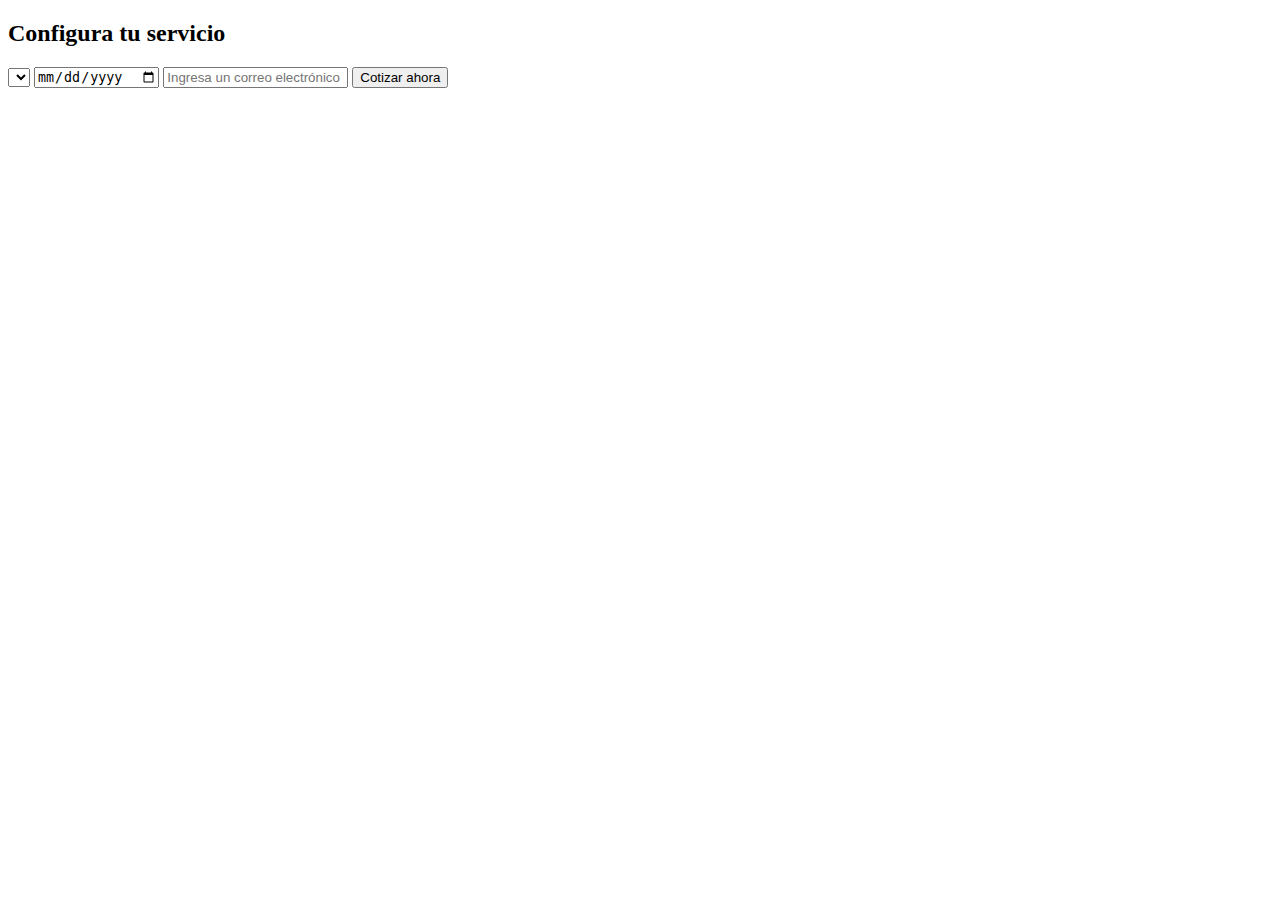
<file: cotizador.html>
<!DOCTYPE html>
<html lang="en">
<head>
    <meta charset="UTF-8">
    <meta http-equiv="X-UA-Compatible" content="IE=edge">
    <meta name="viewport" content="width=device-width, initial-scale=1.0">
    <title>Cotizador</title>

    <!-- Google tag (gtag.js) -->
    <script async src="https://www.googletagmanager.com/gtag/js?id=G-VGCH99RXL0"></script>
    <script>
        window.dataLayer = window.dataLayer || [];
        function gtag(){dataLayer.push(arguments);}
        gtag('js', new Date());

        gtag('config', 'G-VGCH99RXL0');
    </script>

    <link rel="stylesheet" href="style.css">
    
</head>
<body>
    <h2>Configura tu servicio</h2>
    <select name="" id="">Selecciona tu ciudad</select>
    <input type="date" placeholder="Selecciona la fecha que necesitas">
    <input type="text" placeholder="Ingresa un correo electrónico">
    <input type="submit" value="Cotizar ahora">
</body>
</html>
</file>
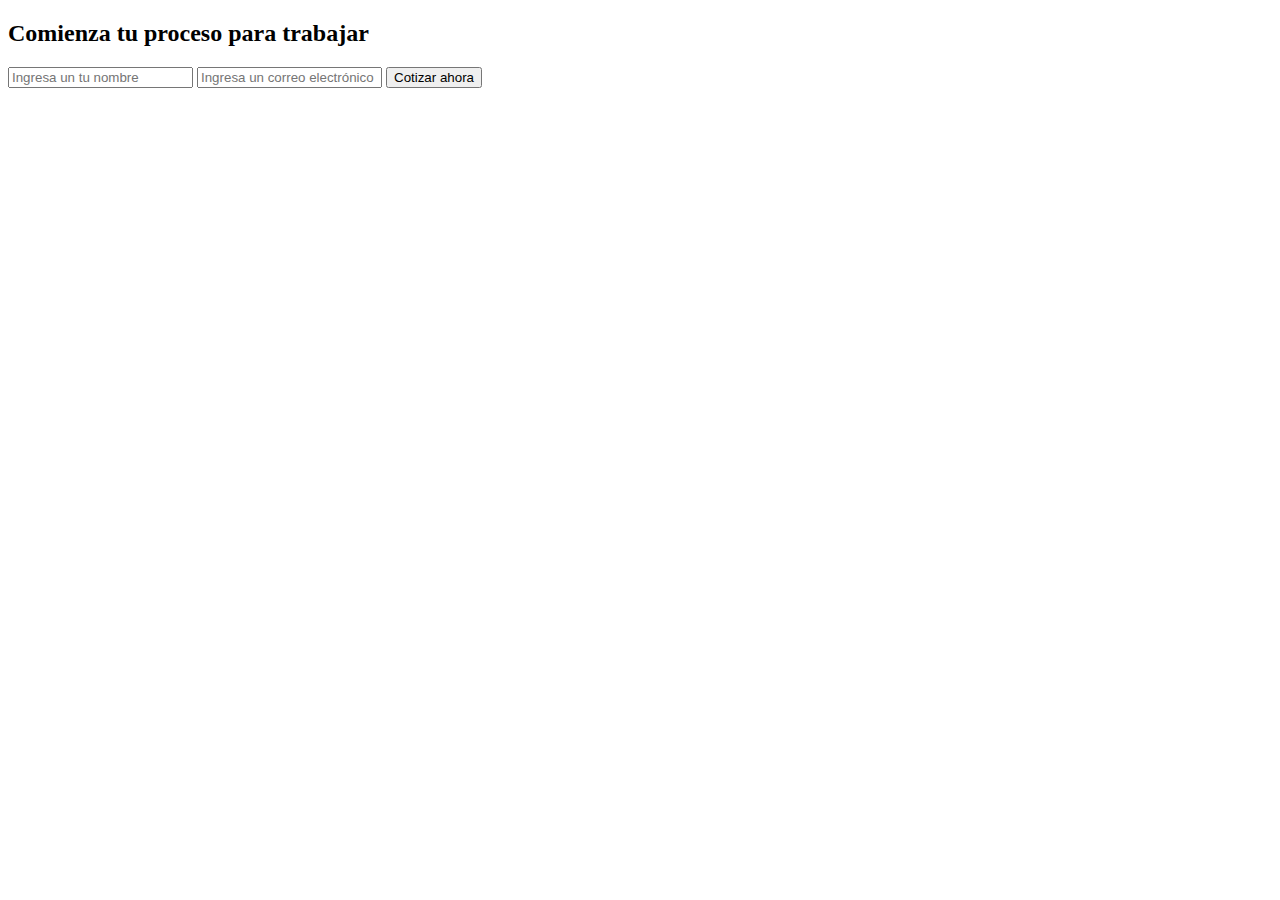
<file: reclutamiento.html>
<!DOCTYPE html>
<html lang="en">
<head>
    <meta charset="UTF-8">
    <meta http-equiv="X-UA-Compatible" content="IE=edge">
    <meta name="viewport" content="width=device-width, initial-scale=1.0">
    <title>Reclutamiento</title>

    <!-- Google tag (gtag.js) -->
    <script async src="https://www.googletagmanager.com/gtag/js?id=G-VGCH99RXL0"></script>
    <script>
        window.dataLayer = window.dataLayer || [];
        function gtag(){dataLayer.push(arguments);}
        gtag('js', new Date());

        gtag('config', 'G-VGCH99RXL0');
    </script>

    <link rel="stylesheet" href="style.css">
    
</head>
<body>
    <h2>Comienza tu proceso para trabajar</h2>
    <input type="text" placeholder="Ingresa un tu nombre">
    <input type="text" placeholder="Ingresa un correo electrónico">
    <input type="submit" value="Cotizar ahora">
</body>
</html>
</file>
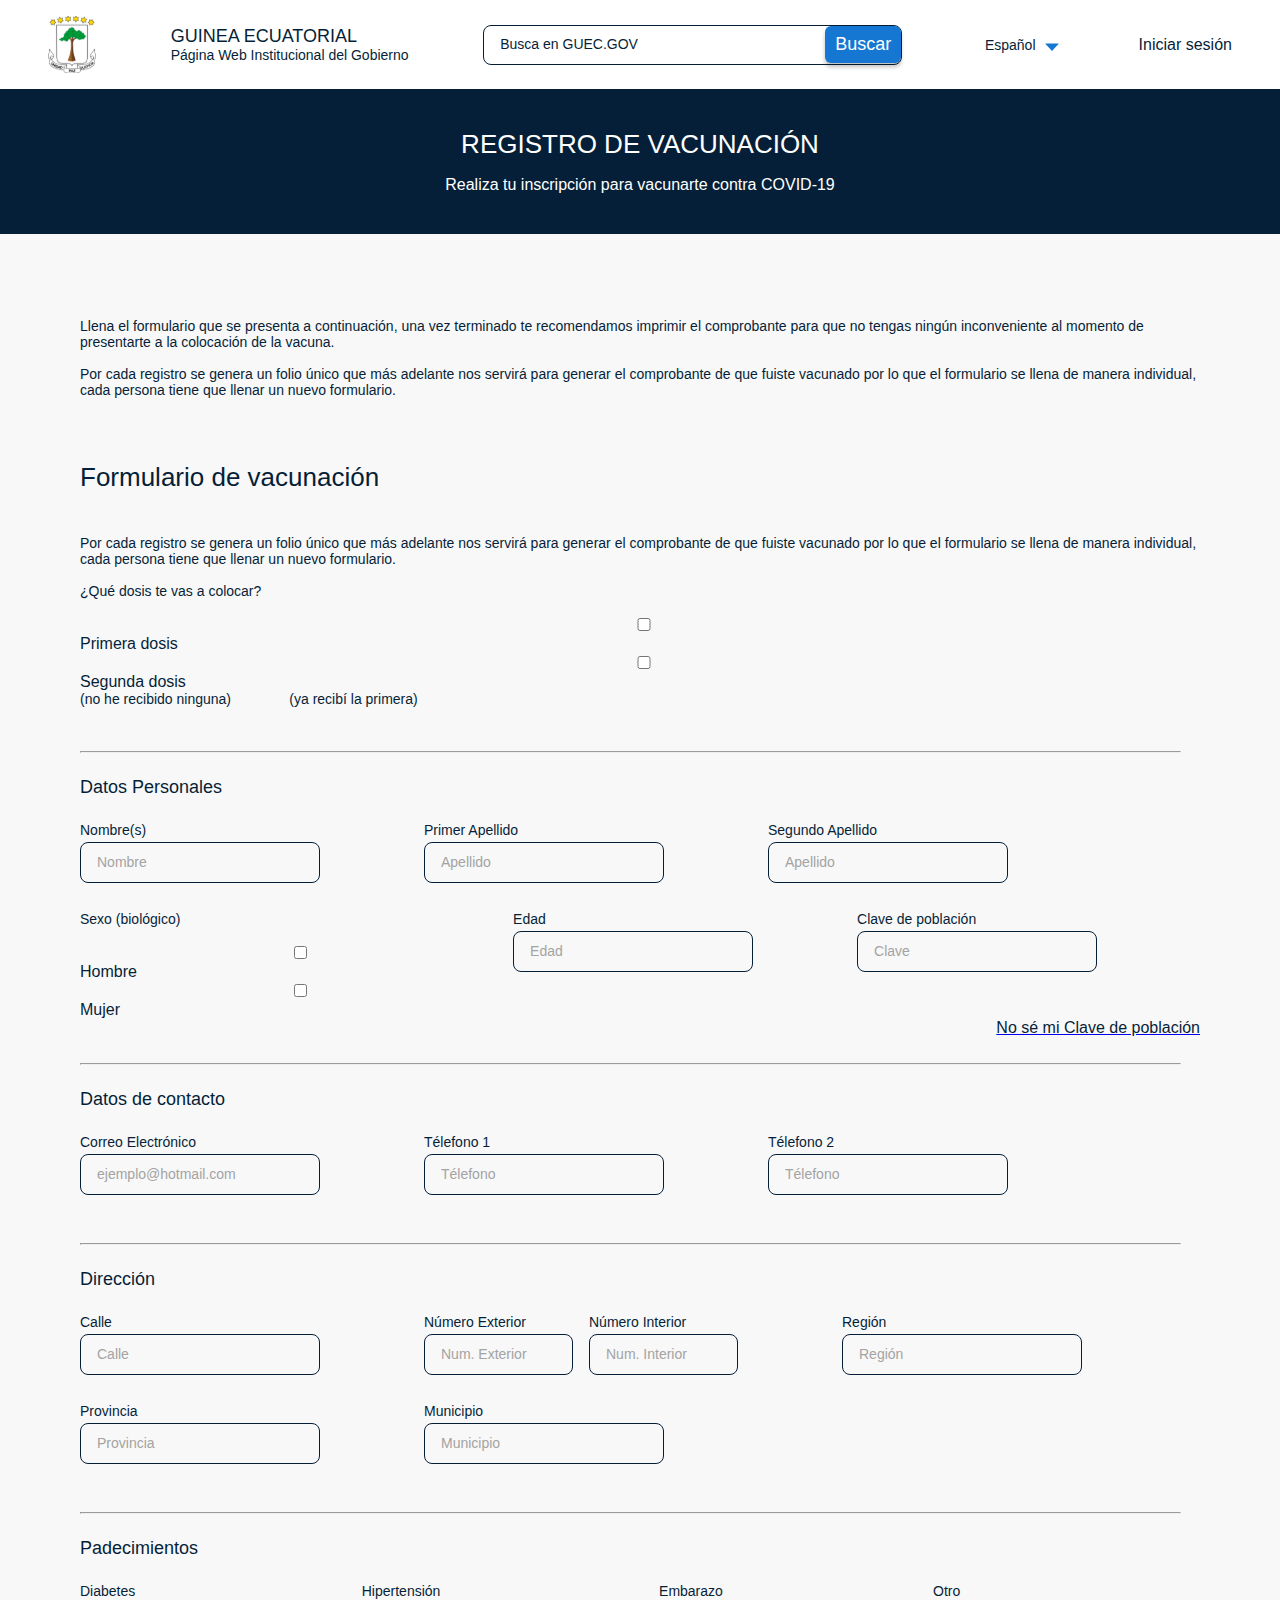
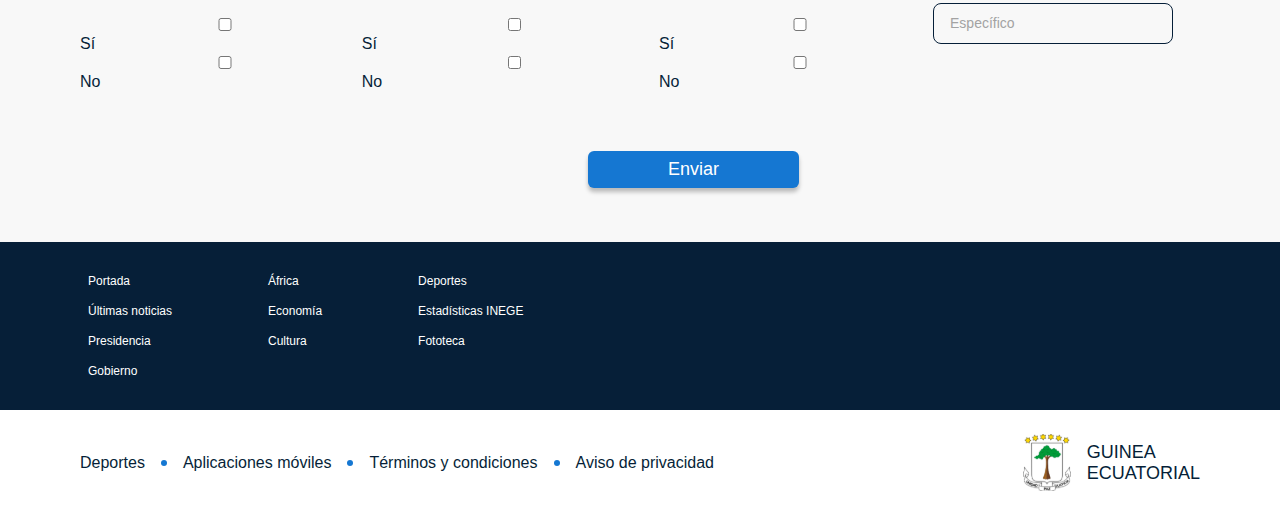
<file: registro.html>
<!DOCTYPE html>
<html lang="es">

<head>
    <meta charset="UTF-8">
    <meta http-equiv="X-UA-Compatible" content="IE=edge">
    <meta name="viewport" content="width=device-width, initial-scale=1.0">
    <link rel="stylesheet" href="../styles.css">
    <title>Registro de vacunación</title>
</head>

<body>
    <header>

            <img src="../Assets/Images/logo.svg" alt="Logo GUINEA ECUATORIAL">
            <div>
                <h6>GUINEA ECUATORIAL</h6>
                <p class="p2">Página Web Institucional del Gobierno</p>
            </div>
        </div>

        <div class="search">
            <input class="input-search" type="text" placeholder="Busca en GUEC.GOV">
            <button class="primary-button">Buscar</button>
        </div>

        <div class="custom-select">
            <select name="Idioma" id="language">
                <option value="volvo">Español</option>
                <option value="saab">Francés</option>
                <option value="opel"> Portugués</option>
                <option value="audi">Fang</option>
                <option value="opel"> Bubi</option>
                <option value="audi">Annobonés</option>
            </select>
        </div>
        <a class="login" href=""">
            <p class=" login-button">Iniciar sesión</p>
        </a>
    </header>
    <div class="title-area">
        <h4>REGISTRO DE VACUNACIÓN</h4>
        <p class="p3">Realiza tu inscripción para vacunarte contra COVID-19</p>
    </div>
 
    <div class="body">
        <br>
        <br>
      
    
    <p class="p2">Llena el formulario que se presenta a continuación, una vez terminado te recomendamos imprimir el comprobante para que no tengas ningún inconveniente al momento de presentarte a la colocación de la vacuna.
        <br>
        <br>
        Por cada registro se genera un folio único que más adelante nos servirá para generar el comprobante de que fuiste vacunado por lo que el formulario se llena de manera individual, cada persona tiene que llenar un nuevo formulario.
        <br>
        <br>
    </p>
</div>
<div class="info">
        <h4>Formulario de vacunación</h4>
    </div>
    <br>
    <div class="info">
    <p class="p2">Por cada registro se genera un folio único que más adelante nos servirá para generar el comprobante de que fuiste vacunado por lo que el formulario se llena de manera individual, cada persona tiene que llenar un nuevo formulario.
    <br>    
    <br>
    ¿Qué dosis te vas a colocar?
    <br>
    <br>
 
        <input type="checkbox"  value="1" id="customcb1" name="" />
        <label class="inner" for="customcb1"></label>
        <label class="outer" for="customcb1">Primera dosis </label>
        &nbsp;&nbsp;&nbsp;&nbsp;&nbsp;&nbsp;&nbsp;&nbsp;&nbsp;&nbsp;&nbsp;&nbsp;&nbsp;&nbsp;&nbsp;&nbsp;&nbsp;&nbsp;
  
    <input type="checkbox" value="1" id="customcb2" name="" />
    <label class="inner" for="customcb2"></label>
    <label class="outer" for="customcb2">Segunda dosis </label>
    <br>
    
    (no he recibido ninguna)&nbsp;&nbsp;&nbsp;&nbsp;&nbsp;&nbsp;&nbsp;&nbsp;&nbsp;&nbsp;&nbsp;&nbsp;&nbsp;&nbsp;&nbsp;(ya recibí la primera)</p>

<br>
<br>

</div>
<hr>

<div class="info">
<h6>Datos Personales</h6>
</div>


<div class="info">
    <div class="input-group">
   <div>
    <p class="p2">Nombre(s)</p>
    <input class="input-medium" type="type=" placeholder="Nombre">
   </div>
   &nbsp;&nbsp;&nbsp;&nbsp;&nbsp;&nbsp;&nbsp;&nbsp;&nbsp;&nbsp;&nbsp;&nbsp;&nbsp;&nbsp;&nbsp;&nbsp;&nbsp;&nbsp;&nbsp;&nbsp;&nbsp;&nbsp;&nbsp;&nbsp;&nbsp;&nbsp;
   <div>
    <p class="p2">Primer Apellido</p>
     <input class="input-medium" type="type=" placeholder="Apellido">
    </div>
    &nbsp;&nbsp;&nbsp;&nbsp;&nbsp;&nbsp;&nbsp;&nbsp;&nbsp;&nbsp;&nbsp;&nbsp;&nbsp;&nbsp;&nbsp;&nbsp;&nbsp;&nbsp;&nbsp;&nbsp;&nbsp;&nbsp;&nbsp;&nbsp;&nbsp;&nbsp;
     <div>
    <p class="p2">Segundo Apellido</p>
    <input class="input-medium" type="type=" placeholder="Apellido">
    </div>

</div>
</div>
</div>
</div>
<div class="info">
    <div class="input-group">
        <p class="p2">Sexo (biológico) <br><br>
<input type="checkbox"  value="1" id="customcb1" name="" />
<label class="inner" for="customcb1"></label>
<label class="outer" for="customcb1">Hombre </label>
&nbsp;&nbsp;&nbsp;&nbsp;&nbsp;&nbsp;&nbsp;&nbsp;&nbsp;&nbsp;&nbsp;&nbsp;&nbsp;&nbsp;&nbsp;&nbsp;&nbsp;&nbsp;&nbsp;&nbsp;
<input type="checkbox" value="1" id="customcb2" name="" />
<label class="inner" for="customcb2"></label>
<label class="outer" for="customcb2">Mujer</label>  &nbsp;&nbsp;&nbsp;&nbsp;&nbsp;&nbsp;&nbsp;&nbsp;&nbsp;&nbsp;&nbsp;&nbsp;&nbsp;&nbsp;&nbsp;&nbsp;&nbsp;&nbsp;&nbsp;&nbsp;&nbsp;&nbsp;&nbsp;&nbsp;&nbsp;&nbsp;&nbsp;&nbsp;&nbsp;&nbsp;&nbsp;&nbsp;&nbsp;&nbsp;
&nbsp;&nbsp;&nbsp;&nbsp;&nbsp;&nbsp;&nbsp;&nbsp;&nbsp;&nbsp;&nbsp;&nbsp;&nbsp;&nbsp;&nbsp;&nbsp;  

<div>
    <p class="p2">Edad</p>
    <input class="input-medium" type="type=" placeholder="Edad">
   </div>
  &nbsp;&nbsp;&nbsp;&nbsp;&nbsp;&nbsp;&nbsp;&nbsp;&nbsp;&nbsp;&nbsp;&nbsp;&nbsp;&nbsp;&nbsp;&nbsp;&nbsp;&nbsp;&nbsp;&nbsp;&nbsp;&nbsp;&nbsp;&nbsp;&nbsp;&nbsp;

   <div>
    <p class="p2">Clave de población</p>
     <input class="input-medium" type="type=" placeholder="Clave"><br>
    </div>
</div>
    
    <A HREF="otra_pagina.html"style="text-align:right;" > <p>No sé mi Clave de población</p> </A> <br>
    
</div>    
</div>
<hr>
<div class="info">
    <h6>Datos de contacto</h6>
    <div class="input-group">
   <div>
    <p class="p2">Correo Electrónico</p>
    <input class="input-medium" type="type=" placeholder="ejemplo@hotmail.com">
   </div>
   &nbsp;&nbsp;&nbsp;&nbsp;&nbsp;&nbsp;&nbsp;&nbsp;&nbsp;&nbsp;&nbsp;&nbsp;&nbsp;&nbsp;&nbsp;&nbsp;&nbsp;&nbsp;&nbsp;&nbsp;&nbsp;&nbsp;&nbsp;&nbsp;&nbsp;&nbsp;
   <div>
    <p class="p2">Télefono 1</p>
     <input class="input-medium" type="type=" placeholder="Télefono">
    </div>
   &nbsp;&nbsp;&nbsp;&nbsp;&nbsp;&nbsp;&nbsp;&nbsp;&nbsp;&nbsp;&nbsp;&nbsp;&nbsp;&nbsp;&nbsp;&nbsp;&nbsp;&nbsp;&nbsp;&nbsp;&nbsp;&nbsp;&nbsp;&nbsp;&nbsp;&nbsp;
     <div>
    <p class="p2">Télefono 2</p>
    <input class="input-medium" type="type=" placeholder="Télefono">
    <br>
    <br>
    <br>
    </div>
</div>
</div>  
<hr>
<div class="info">
    
    <h6>Dirección</h6>
    <div class="input-group">
   <div>
    <p class="p2">Calle</p>
    <input class="input-medium" type="type=" placeholder="Calle">
   </div>
   &nbsp;&nbsp;&nbsp;&nbsp;&nbsp;&nbsp;&nbsp;&nbsp;&nbsp;&nbsp;&nbsp;&nbsp;&nbsp;&nbsp;&nbsp;&nbsp;&nbsp;&nbsp;&nbsp;&nbsp;&nbsp;&nbsp;&nbsp;&nbsp;&nbsp;&nbsp;
   <div>
    <p class="p2">Número Exterior</p>
     <input class="input-small" type="type=" placeholder="Num. Exterior">
    </div>
    &nbsp;&nbsp;&nbsp;&nbsp;
     <div>
    <p class="p2">Número Interior</p>
    <input class="input-small" type="type=" placeholder="Num. Interior">
    </div>
    &nbsp;&nbsp;&nbsp;&nbsp;&nbsp;&nbsp;&nbsp;&nbsp;&nbsp;&nbsp;&nbsp;&nbsp;&nbsp;&nbsp;&nbsp;&nbsp;&nbsp;&nbsp;&nbsp;&nbsp;&nbsp;&nbsp;&nbsp;&nbsp;&nbsp;&nbsp;
    <div>
    <p class="p2">Región</p>
    <input class="input-medium" type="type=" placeholder="Región">
   </div>
</div>
</div>
</div>
<div class="info">
    <div class="input-group">
   <div>
    <p class="p2">Provincia</p>
    <input class="input-medium" type="type=" placeholder="Provincia">
   </div>
   &nbsp;&nbsp;&nbsp;&nbsp;&nbsp;&nbsp;&nbsp;&nbsp;&nbsp;&nbsp;&nbsp;&nbsp;&nbsp;&nbsp;&nbsp;&nbsp;&nbsp;&nbsp;&nbsp;&nbsp;&nbsp;&nbsp;&nbsp;&nbsp;&nbsp;&nbsp;
   <div>
    <p class="p2">Municipio</p>
    <input class="input-medium" type="type=" placeholder="Municipio">
   </div>
</div>
</div>
<br>
<br>
   <hr>
<div class="info">
    <h6>Padecimientos</h6>

</div>
</div>
</div>

<div class="info">
    <div class="input-group">
        <p class="p2">Diabetes<br><br>
<input type="checkbox"  value="1" id="customcb1" name="" />
<label class="inner" for="customcb1"></label>
<label class="outer" for="customcb1">Sí</label>
&nbsp;&nbsp;&nbsp;&nbsp;&nbsp;&nbsp;&nbsp;&nbsp;&nbsp;&nbsp;&nbsp;&nbsp;
<input type="checkbox" value="1" id="customcb2" name="" />
<label class="inner" for="customcb2"></label>
<label class="outer" for="customcb2">No</label>  &nbsp;&nbsp;&nbsp;&nbsp;&nbsp;&nbsp;&nbsp;&nbsp;&nbsp;&nbsp;&nbsp;&nbsp;&nbsp;&nbsp;&nbsp;&nbsp;&nbsp;&nbsp;&nbsp;
&nbsp;&nbsp;&nbsp;&nbsp;&nbsp;&nbsp;&nbsp;&nbsp;&nbsp;&nbsp;&nbsp;&nbsp;&nbsp;&nbsp;&nbsp;&nbsp;  
<p class="p2">Hipertensión <br><br>
    <input type="checkbox"  value="1" id="customcb1" name="" />
    <label class="inner" for="customcb1"></label>
    <label class="outer" for="customcb1">Sí</label>
    &nbsp;&nbsp;&nbsp;&nbsp;&nbsp;&nbsp;&nbsp;&nbsp;&nbsp;&nbsp;&nbsp;&nbsp;&nbsp;&nbsp;&nbsp;
    <input type="checkbox" value="1" id="customcb2" name="" />
    <label class="inner" for="customcb2"></label>
    <label class="outer" for="customcb2">No</label>  &nbsp;&nbsp;&nbsp;&nbsp;&nbsp;&nbsp;&nbsp;&nbsp;&nbsp;&nbsp;&nbsp;&nbsp;&nbsp;&nbsp;&nbsp;&nbsp;&nbsp;&nbsp;&nbsp;&nbsp;&nbsp;&nbsp;&nbsp;&nbsp;&nbsp;&nbsp;&nbsp;
    &nbsp;&nbsp;&nbsp;&nbsp;&nbsp;&nbsp;&nbsp;&nbsp;&nbsp; 
    
    <p class="p2">Embarazo<br><br>
        <input type="checkbox"  value="1" id="customcb1" name="" />
        <label class="inner" for="customcb1"></label>
        <label class="outer" for="customcb1">Sí</label>
       &nbsp;&nbsp;&nbsp;&nbsp;&nbsp;&nbsp;&nbsp;&nbsp;&nbsp;&nbsp;&nbsp;&nbsp;
        <input type="checkbox" value="1" id="customcb2" name="" />
        <label class="inner" for="customcb2"></label>
        <label class="outer" for="customcb2">No</label>   &nbsp;&nbsp;&nbsp;&nbsp;&nbsp;&nbsp;&nbsp;&nbsp;&nbsp;&nbsp;&nbsp; &nbsp;&nbsp;&nbsp;&nbsp;&nbsp;&nbsp;&nbsp;&nbsp;&nbsp;&nbsp;&nbsp;&nbsp;&nbsp;&nbsp;&nbsp;&nbsp;&nbsp;&nbsp;&nbsp;&nbsp;&nbsp;&nbsp;
        <div>
            <p class="p2">Otro</p>
            <input class="input-medium" type="type=" placeholder="Específico">
           </div>
    </div>
    </div>   
    </div>
    <br>
    <br>
    &nbsp;&nbsp;&nbsp;&nbsp;&nbsp;&nbsp;&nbsp;&nbsp;&nbsp;&nbsp;&nbsp;&nbsp;&nbsp;&nbsp;&nbsp;&nbsp;&nbsp;&nbsp;&nbsp;&nbsp;&nbsp;
    &nbsp;&nbsp;&nbsp;&nbsp;&nbsp;&nbsp;&nbsp;&nbsp;&nbsp;&nbsp;&nbsp;&nbsp;&nbsp;&nbsp;&nbsp;&nbsp;&nbsp;&nbsp;&nbsp;&nbsp;&nbsp;
    &nbsp;&nbsp;&nbsp;&nbsp;&nbsp;&nbsp;&nbsp;&nbsp;&nbsp;&nbsp;&nbsp;&nbsp;&nbsp;&nbsp;&nbsp;&nbsp;&nbsp;&nbsp;&nbsp;&nbsp;&nbsp;
    &nbsp;&nbsp;&nbsp;&nbsp;&nbsp;&nbsp;&nbsp;&nbsp;&nbsp;&nbsp;&nbsp;&nbsp;&nbsp;&nbsp;&nbsp;&nbsp;&nbsp;&nbsp;&nbsp;&nbsp;&nbsp;
    &nbsp;&nbsp;&nbsp;&nbsp;&nbsp;&nbsp;&nbsp;&nbsp;&nbsp;&nbsp;&nbsp;&nbsp;&nbsp;&nbsp;&nbsp;&nbsp;&nbsp;&nbsp;&nbsp;&nbsp;&nbsp;
    &nbsp;&nbsp;&nbsp;&nbsp;&nbsp;&nbsp;&nbsp;&nbsp;&nbsp;&nbsp;&nbsp;&nbsp;&nbsp;&nbsp;&nbsp;&nbsp;&nbsp;&nbsp;&nbsp;&nbsp;&nbsp;
    &nbsp;&nbsp;&nbsp;&nbsp;&nbsp;&nbsp;&nbsp;&nbsp;&nbsp;&nbsp;&nbsp;&nbsp;&nbsp;&nbsp;
    <button class="third-button bottom-buttons">Enviar</button>
    <br>
    <br>
    <br>
    <br>
        <footer>
        <div class="up">
            <div class="col">
                <a href="">
                    <p class="p-white">Portada</p>
                </a>
                <a href="">
                    <p class="p-white">Últimas noticias</p>
                </a>
                <a href="">
                    <p class="p-white">Presidencia</p>
                </a>
                <a href="">
                    <p class="p-white">Gobierno</p>
                </a>


            </div>

            <div class="col">
                <a href="">
                    <p class="p-white">África</p>
                </a>
                <a href="">
                    <p class="p-white">Economía</p>
                </a>
                <a href="">
                    <p class="p-white">Cultura</p>
                </a>

            </div>

            <div class="col">
                <a href="">
                    <p class="p-white">Deportes</p>
                </a>
                <a href="">
                    <p class="p-white">Estadísticas INEGE</p>
                </a>
                <a href="">
                    <p class="p-white">Fototeca</p>
                </a>

            </div>

        </div>

        <div class="down">

            <div class="text">
                <a href="">
                    <p>Deportes</p>
                </a>

                <div class="bullet"> </div>

                <a href="">
                    <p>Aplicaciones móviles </p>
                </a>

                <div class="bullet"> </div>

                <a href="">
                    <p>Términos y condiciones</p>
                </a>

                <div class="bullet"> </div>

                <a href="">
                    <p>Aviso de privacidad</p>
                </a>

            </div>

            <div class="image-footer">
                <img class="logo-footer" src="../Assets/Images/logo.svg" alt="Logo GUINEA ECUATORIAL">
                <div class="text">
                    <h6>GUINEA</h6>
                    <h6>ECUATORIAL</h6>
                </div>

            </div>

        </div>

    </footer>







</body>

</html>
</file>
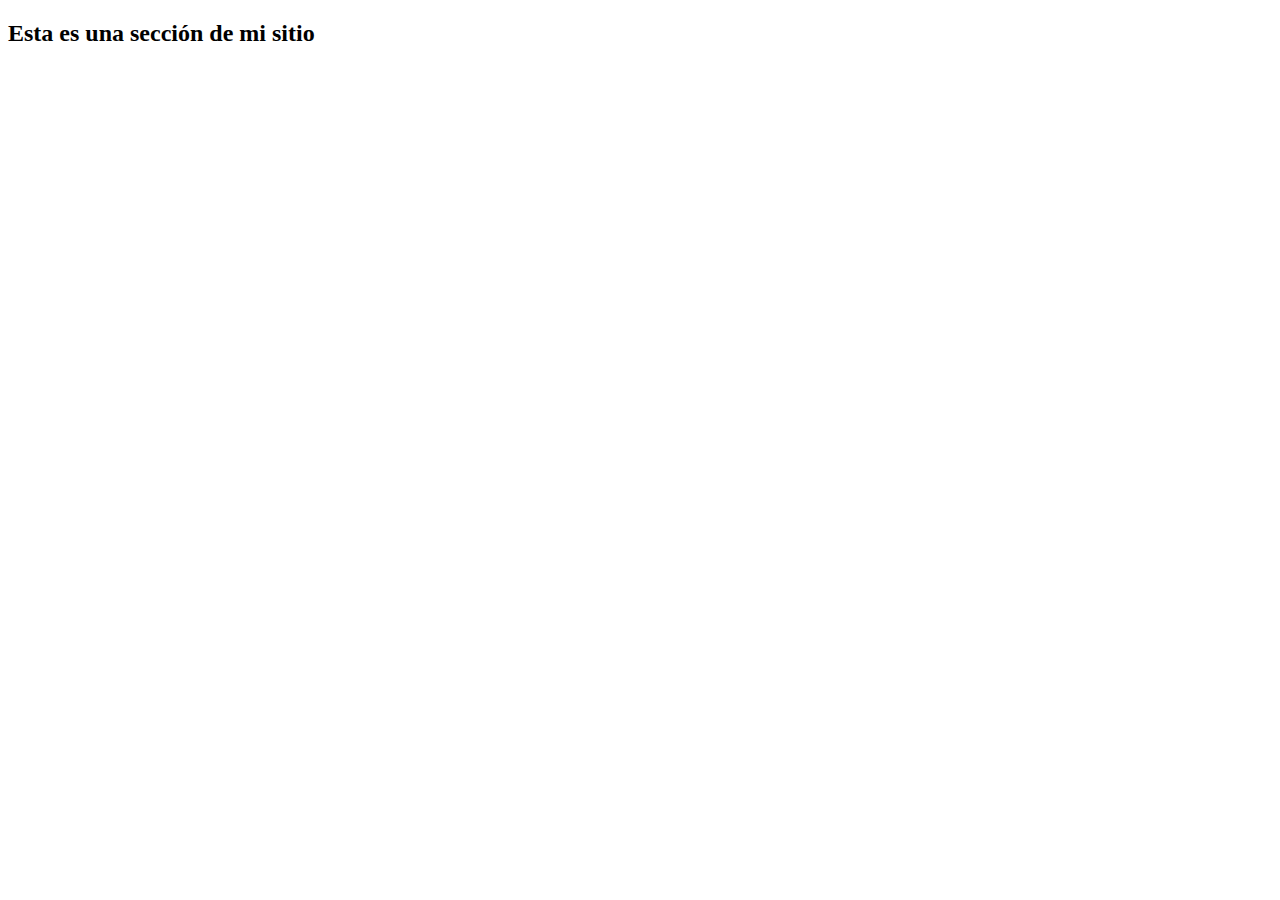
<file: section.html>
<!DOCTYPE html>
<html lang="en">
<head>
    <meta charset="UTF-8">
    <meta http-equiv="X-UA-Compatible" content="IE=edge">
    <meta name="viewport" content="width=device-width, initial-scale=1.0">
    <title>Document</title>
</head>
<body>
    <h2>Esta es una sección de mi sitio</h2>
</body>
</html>
</file>
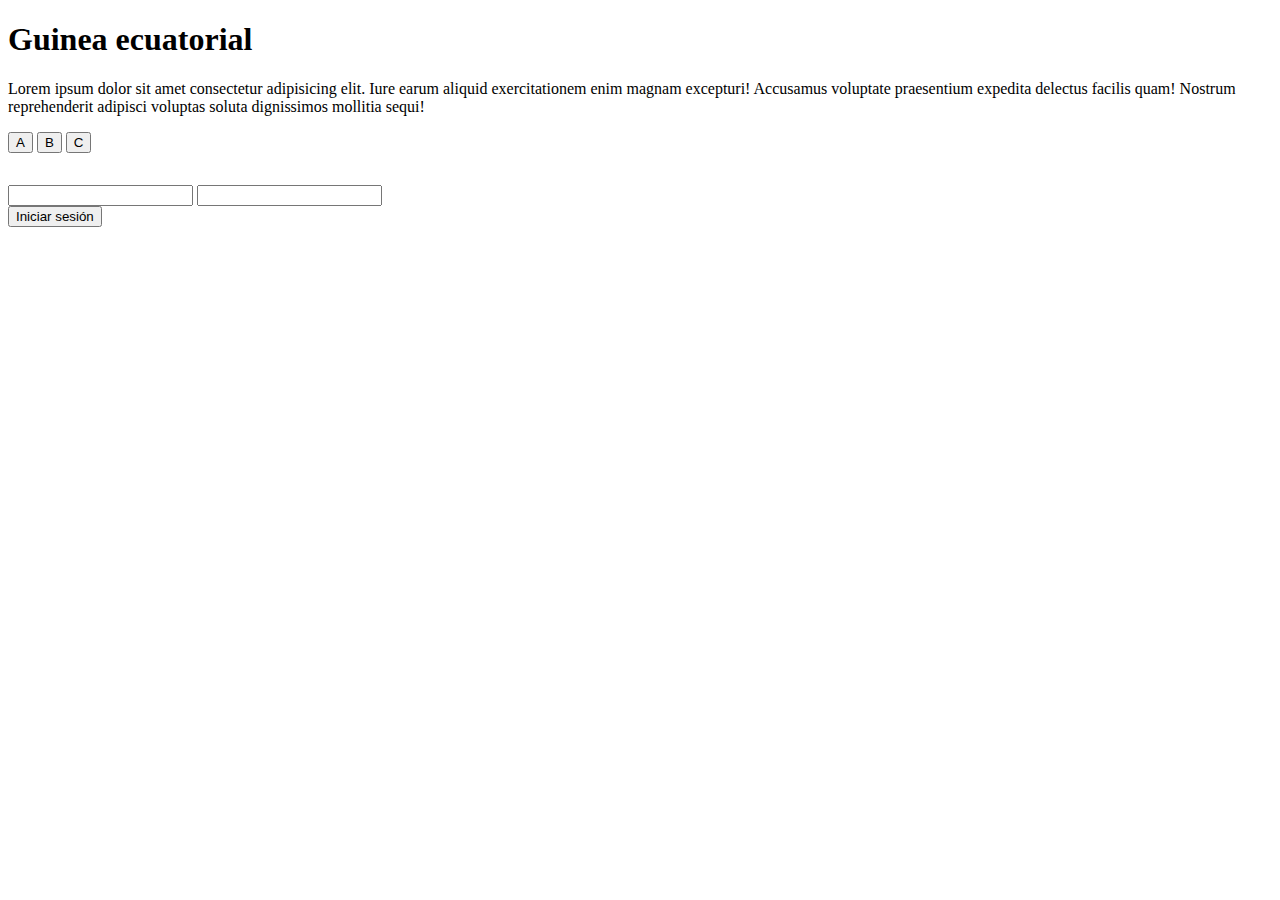
<file: testing.html>
<!DOCTYPE html>
<html lang="en">
<head>
    <title>Document</title>
    <script src="action.js"></script>

    <!-- Global site tag (gtag.js) - Google Analytics -->
    <script async src="https://www.googletagmanager.com/gtag/js?id=G-B9RRYKQ362"></script>
    <script>
        window.dataLayer = window.dataLayer || [];
        function gtag(){dataLayer.push(arguments);}
        gtag('js', new Date());

        gtag('config', 'G-B9RRYKQ362');
    </script>

    <!-- Mixpanel -->
    <script type="text/javascript">
        (function(f,b){if(!b.__SV){var e,g,i,h;window.mixpanel=b;b._i=[];b.init=function(e,f,c){function g(a,d){var b=d.split(".");2==b.length&&(a=a[b[0]],d=b[1]);a[d]=function(){a.push([d].concat(Array.prototype.slice.call(arguments,0)))}}var a=b;"undefined"!==typeof c?a=b[c]=[]:c="mixpanel";a.people=a.people||[];a.toString=function(a){var d="mixpanel";"mixpanel"!==c&&(d+="."+c);a||(d+=" (stub)");return d};a.people.toString=function(){return a.toString(1)+".people (stub)"};i="disable time_event track track_pageview track_links track_forms track_with_groups add_group set_group remove_group register register_once alias unregister identify name_tag set_config reset opt_in_tracking opt_out_tracking has_opted_in_tracking has_opted_out_tracking clear_opt_in_out_tracking start_batch_senders people.set people.set_once people.unset people.increment people.append people.union people.track_charge people.clear_charges people.delete_user people.remove".split(" ");
        for(h=0;h<i.length;h++)g(a,i[h]);var j="set set_once union unset remove delete".split(" ");a.get_group=function(){function b(c){d[c]=function(){call2_args=arguments;call2=[c].concat(Array.prototype.slice.call(call2_args,0));a.push([e,call2])}}for(var d={},e=["get_group"].concat(Array.prototype.slice.call(arguments,0)),c=0;c<j.length;c++)b(j[c]);return d};b._i.push([e,f,c])};b.__SV=1.2;e=f.createElement("script");e.type="text/javascript";e.async=!0;e.src="undefined"!==typeof MIXPANEL_CUSTOM_LIB_URL?
        MIXPANEL_CUSTOM_LIB_URL:"file:"===f.location.protocol&&"//cdn.mxpnl.com/libs/mixpanel-2-latest.min.js".match(/^\/\//)?"https://cdn.mxpnl.com/libs/mixpanel-2-latest.min.js":"//cdn.mxpnl.com/libs/mixpanel-2-latest.min.js";g=f.getElementsByTagName("script")[0];g.parentNode.insertBefore(e,g)}})(document,window.mixpanel||[]);
        
        // Enabling the debug mode flag is useful during implementation,
        // but it's recommended you remove it for production
        mixpanel.init('1e45ae52c09475d41b378b1221dab80d', {debug: true}); 
        mixpanel.track('Sign up');
    </script>

</head>
    <body>
        <h1>Guinea ecuatorial</h1>
        <p>
            Lorem ipsum dolor sit amet consectetur adipisicing elit. Iure earum aliquid exercitationem enim magnam excepturi! Accusamus voluptate praesentium expedita delectus facilis quam! Nostrum reprehenderit adipisci voluptas soluta dignissimos mollitia sequi!
        </p>

        <button onclick="mixpanel.track('Opcion A')">A</button>
        <button onclick="mixpanel.track('Opcion B')">B</button>
        <button onclick="mixpanel.track('Opcion C')">C</button>

        <form style="margin-top: 32px;">
            <input type="text" id="email">
            <input type="password" id="password">
        </form>

        <button onclick="test()"> Iniciar sesión </button>

    </body>
</html>
</file>
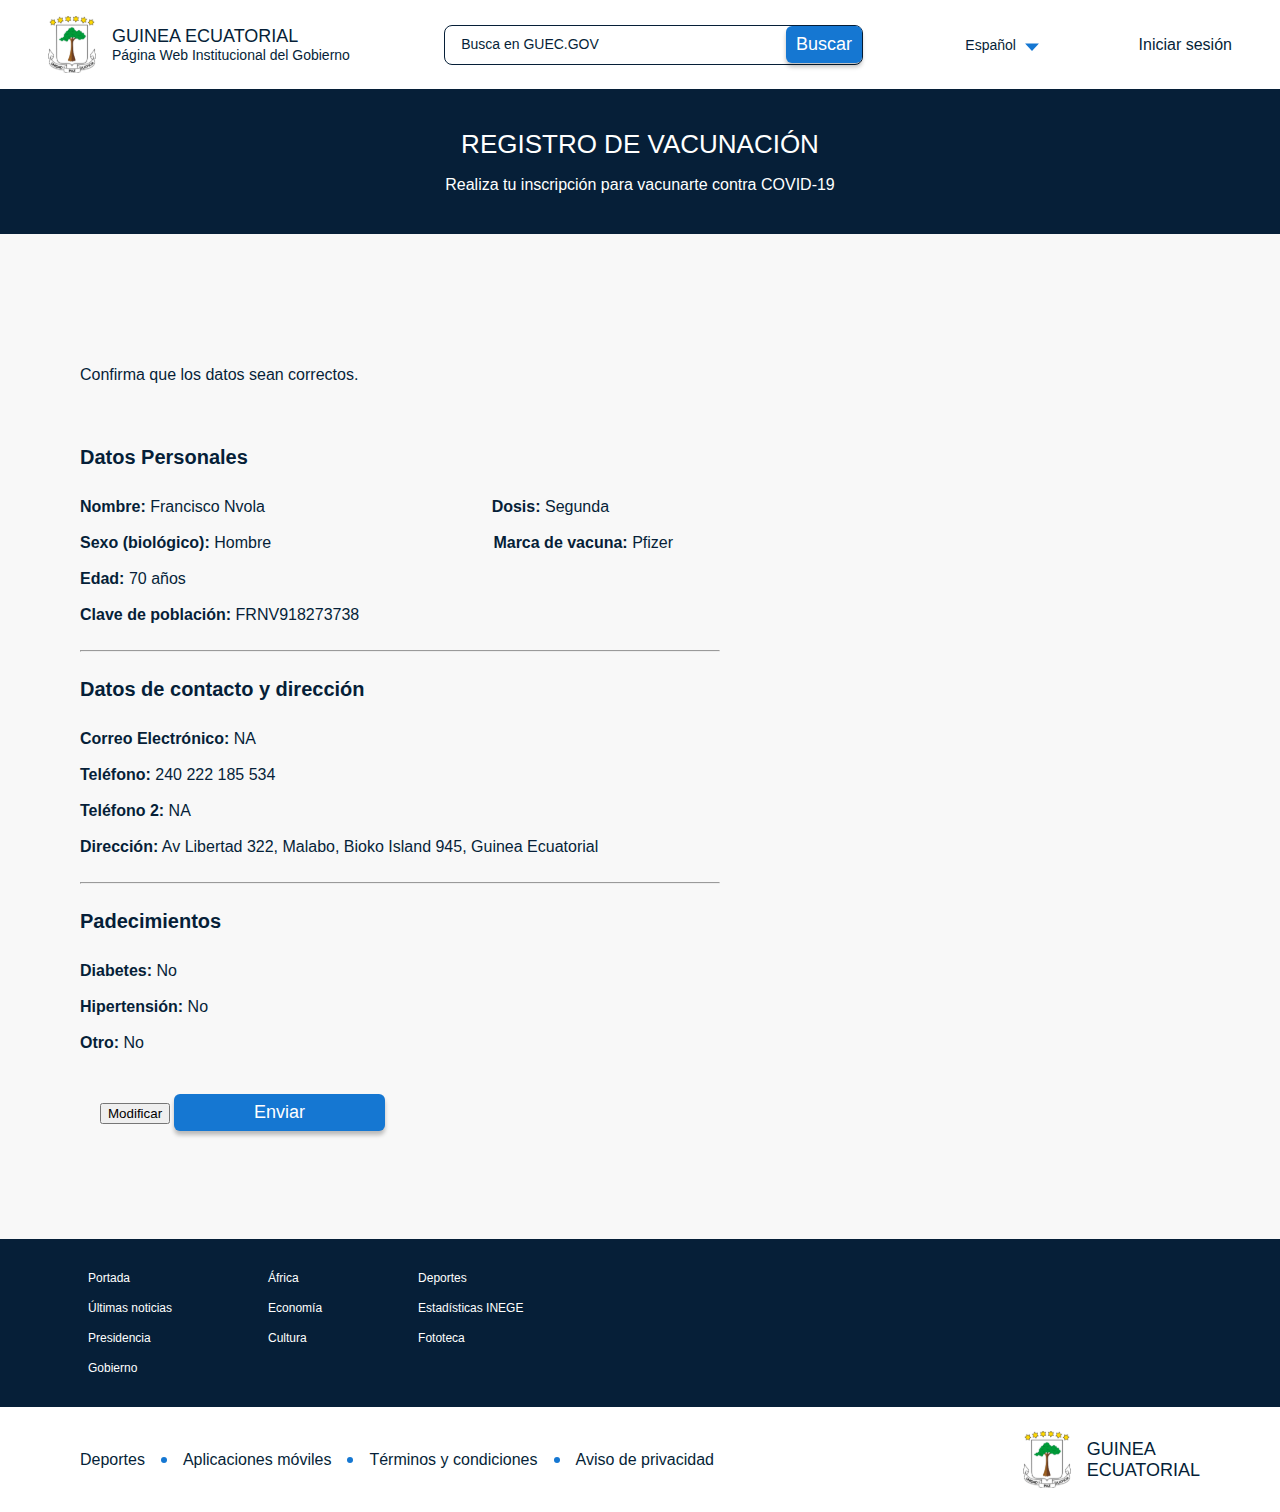
<file: verificacion-registro.html>
<!DOCTYPE html>
<html lang="es">

<head>
    <meta charset="UTF-8">
    <meta http-equiv="X-UA-Compatible" content="IE=edge">
    <meta name="viewport" content="width=device-width, initial-scale=1.0">
    <link rel="stylesheet" href="../styles.css">
    <title>Verificación de registro de vacunación</title>
</head>

<body>
    <header>

        <div class="identity">
            <img src="../Assets/Images/logo.svg" alt="Logo GUINEA ECUATORIAL">
            <div>
                <h6>GUINEA ECUATORIAL</h6>
                <p class="p2">Página Web Institucional del Gobierno</p>
            </div>
        </div>

        <div class="search">
            <input class="input-search" type="text" placeholder="Busca en GUEC.GOV">
            <button class="primary-button">Buscar</button>
        </div>

        <div class="custom-select">
            <select name="Idioma" id="language">
                <option value="volvo">Español</option>
                <option value="saab">Francés</option>
                <option value="opel"> Portugués</option>
                <option value="audi">Fang</option>
                <option value="opel"> Bubi</option>
                <option value="audi">Annobonés</option>
            </select>
        </div>
        <a class="login" href=""">
            <p class=" login-button">Iniciar sesión</p>
        </a>
    </header>
    <div class="title-area">
        <h4>REGISTRO DE VACUNACIÓN</h4>
        <p class="p3">Realiza tu inscripción para vacunarte contra COVID-19</p>
    </div>
 
    <div class="body">
        <br>
        <br>
    </div>
    
        <div class="info">
            <p>Confirma que los datos sean correctos.</p>
        </div>
        <br>
        <br>

        <div class="info">
            <h5><b>Datos Personales</b></h5><br>
            <p class="p3-blue"><b>Nombre:</b> Francisco Nvola  &nbsp;&nbsp;&nbsp;&nbsp;&nbsp;&nbsp;&nbsp;&nbsp;&nbsp;&nbsp;&nbsp;&nbsp;&nbsp;&nbsp;&nbsp;&nbsp;&nbsp;&nbsp;&nbsp;&nbsp;&nbsp; 
            &nbsp;&nbsp;&nbsp;&nbsp;&nbsp;&nbsp;&nbsp;&nbsp;&nbsp;&nbsp;&nbsp;&nbsp;&nbsp;&nbsp;&nbsp;&nbsp;&nbsp;&nbsp;&nbsp;&nbsp;&nbsp;&nbsp;&nbsp;&nbsp;&nbsp;&nbsp;&nbsp;  <b>Dosis:</b> Segunda</p> <br>
            <p><b>Sexo (biológico):</b> Hombre &nbsp;&nbsp;&nbsp;&nbsp;&nbsp;&nbsp;&nbsp;&nbsp;&nbsp;&nbsp;&nbsp;&nbsp;&nbsp;&nbsp;&nbsp;&nbsp;&nbsp;&nbsp;&nbsp;&nbsp;&nbsp; 
                &nbsp;&nbsp;&nbsp;&nbsp;&nbsp;&nbsp;&nbsp;&nbsp;&nbsp;&nbsp;&nbsp;&nbsp;&nbsp;&nbsp;&nbsp;&nbsp;&nbsp;&nbsp;&nbsp;&nbsp;&nbsp;&nbsp;&nbsp;&nbsp;&nbsp;&nbsp;  <b>Marca de vacuna:</b> Pfizer  </p><br>
            <p><b>Edad:</b> 70 años</p><br>
            <p><b>Clave de población:</b> FRNV918273738</p><br>
            
        </div>
            <hr style="width:50%">
            <div class="info">
                
                <h5><b>Datos de contacto y dirección</b></h5><br>
                <p class="p3-blue"><b>Correo Electrónico:</b> NA</p> <br>
            <p><b>Teléfono:</b> 240 222 185 534</p><br>
            <p><b>Teléfono 2: </b>NA</p><br>
            <p><b>Dirección:</b> Av Libertad 322, Malabo, Bioko Island 945, Guinea Ecuatorial</p><br>
            </div>
            <hr style="width:50%">
            <div class="info">
                <h5><b>Padecimientos</b></h5><br>
                <p><b>Diabetes:</b> No</p> <br>
            <p><b>Hipertensión:</b> No</p><br>
            <p><b>Otro:</b> No</p><br>
            &nbsp;&nbsp;&nbsp;&nbsp;
                
                <button class="secondary-button bottom-buttons">Modificar</button>
                
                
                <button class="third-button bottom-buttons">Enviar</button>
            </div>
            <br>
            <br>
            <br>
            <br>
            <br>
            <br>
            
       
            <footer>
                <div class="up">
                    <div class="col">
                        <a href="">
                            <p class="p-white">Portada</p>
                        </a>
                        <a href="">
                            <p class="p-white">Últimas noticias</p>
                        </a>
                        <a href="">
                            <p class="p-white">Presidencia</p>
                        </a>
                        <a href="">
                            <p class="p-white">Gobierno</p>
                        </a>
        
        
                    </div>
        
                    <div class="col">
                        <a href="">
                            <p class="p-white">África</p>
                        </a>
                        <a href="">
                            <p class="p-white">Economía</p>
                        </a>
                        <a href="">
                            <p class="p-white">Cultura</p>
                        </a>
        
                    </div>
        
                    <div class="col">
                        <a href="">
                            <p class="p-white">Deportes</p>
                        </a>
                        <a href="">
                            <p class="p-white">Estadísticas INEGE</p>
                        </a>
                        <a href="">
                            <p class="p-white">Fototeca</p>
                        </a>
        
                    </div>
        
                </div>
        
                <div class="down">
        
                    <div class="text">
                        <a href="">
                            <p>Deportes</p>
                        </a>
        
                        <div class="bullet"> </div>
        
                        <a href="">
                            <p>Aplicaciones móviles </p>
                        </a>
        
                        <div class="bullet"> </div>
        
                        <a href="">
                            <p>Términos y condiciones</p>
                        </a>
        
                        <div class="bullet"> </div>
        
                        <a href="">
                            <p>Aviso de privacidad</p>
                        </a>
        
                    </div>
        
                    <div class="image-footer">
                        <img class="logo-footer" src="../Assets/Images/logo.svg" alt="Logo GUINEA ECUATORIAL">
                        <div class="text">
                            <h6>GUINEA</h6>
                            <h6>ECUATORIAL</h6>
                        </div>
        
                    </div>
        
                </div>
        
            </footer>
        
        
        
        
        
        
        
        </body>
        
        </html>
</file>
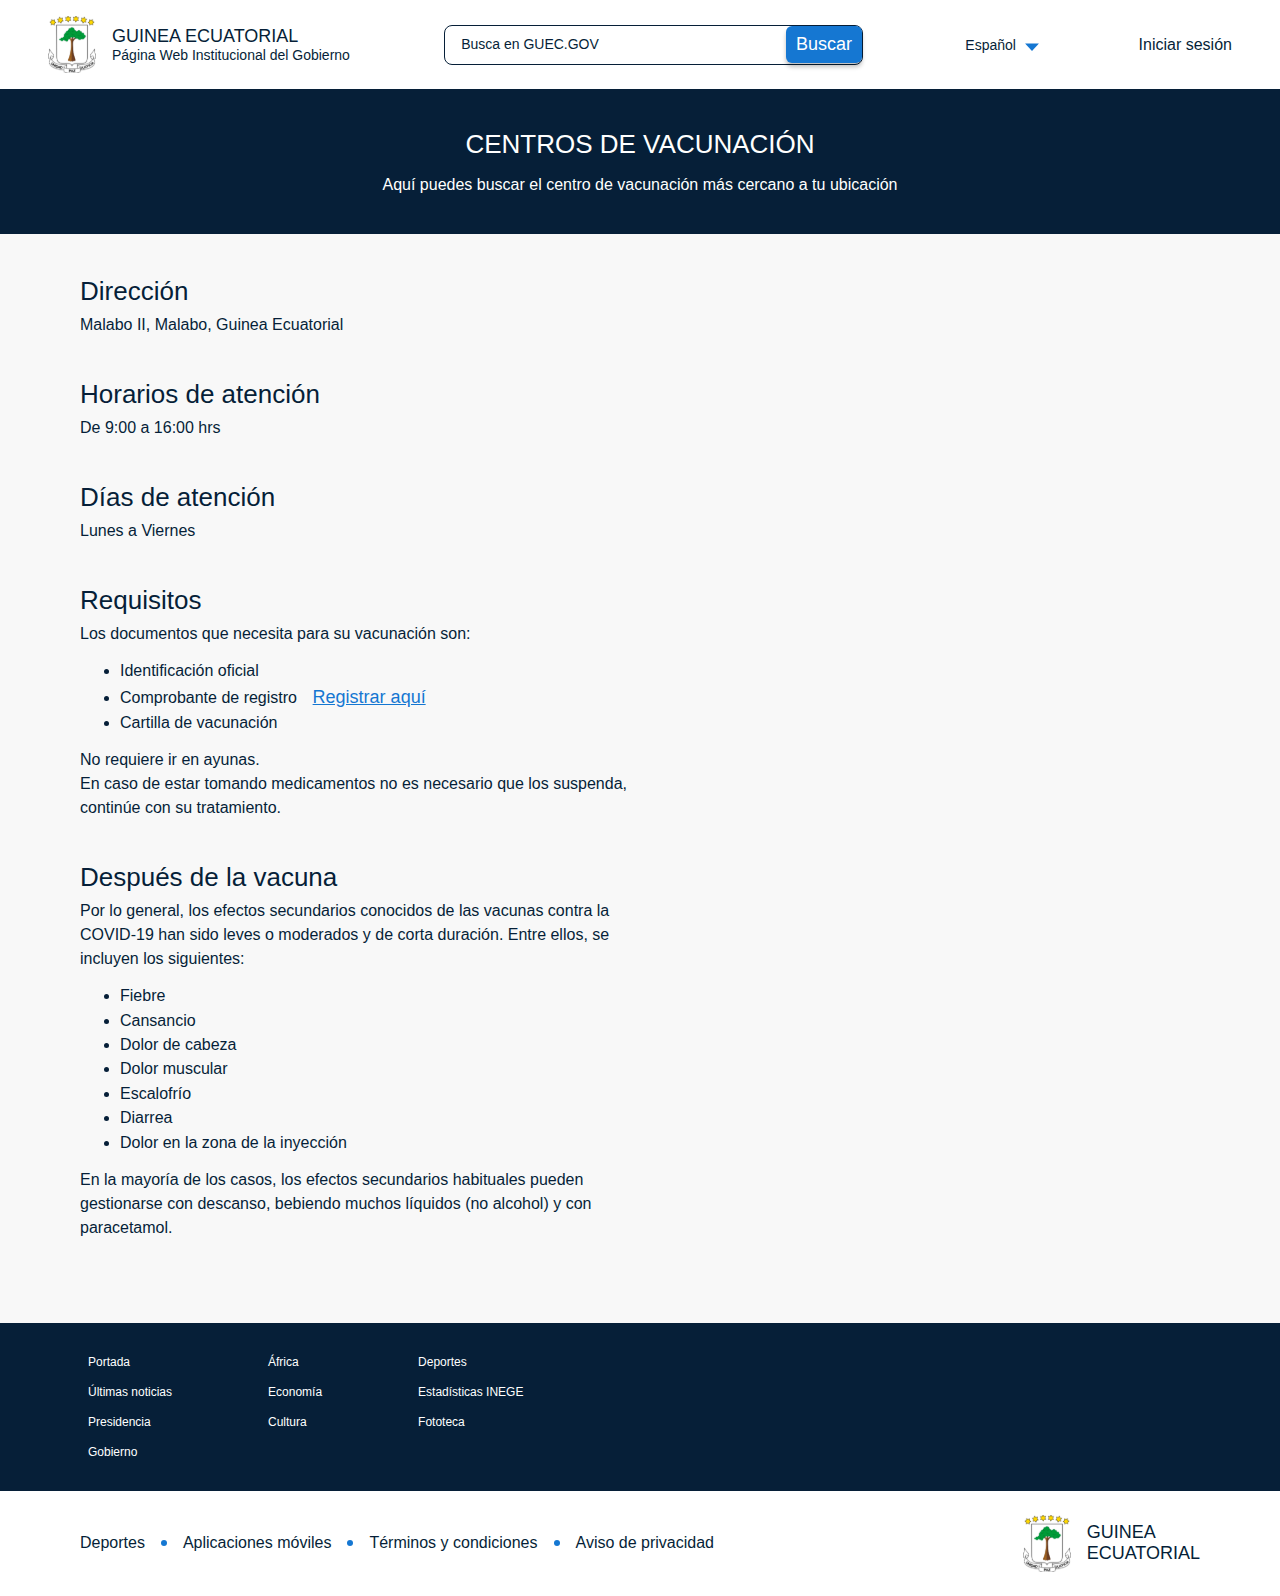
<file: centros-vacunacion/detalle-de-centro.html>
<!DOCTYPE html>
<html lang="es">

<head>
    <meta charset="UTF-8">
    <meta http-equiv="X-UA-Compatible" content="IE=edge">
    <meta name="viewport" content="width=device-width, initial-scale=1.0">
    <title>Centro de vacunación</title>
    <link rel="stylesheet" href="../styles.css">
</head>

<body>

    <!--Nav bar-->
    <header>

        <div class="identity">
            <img src="../Assets/Images/logo.svg" alt="Logo GUINEA ECUATORIAL">
            <div>
                <h6>GUINEA ECUATORIAL</h6>
                <p class="p2">Página Web Institucional del Gobierno</p>
            </div>
        </div>

        <div class="search">
            <input class="input-search" type="text" placeholder="Busca en GUEC.GOV">
            <button class="primary-button">Buscar</button>
        </div>

        <div class="custom-select">
            <select name="Idioma" id="language">
                <option value="volvo">Español</option>
                <option value="saab">Francés</option>
                <option value="opel"> Portugués</option>
                <option value="audi">Fang</option>
                <option value="opel"> Bubi</option>
                <option value="audi">Annobonés</option>
            </select>
        </div>

        <a class="login" href="">
            <p class=" login-button">Iniciar sesión</p>
        </a>
    </header>
    <!--Nav bar ends-->

    <div class="title-area">
        <h4>CENTROS DE VACUNACIÓN</h4>
        <p class="p3">Aquí puedes buscar el centro de vacunación más cercano a tu ubicación</p>
    </div>

    <div class="detalle-centros-vac">
        <div class="informacion-del-centro">
            <div class="direccion">
                <h4>Dirección</h4>
                <p>Malabo II, Malabo, Guinea Ecuatorial</p>
            </div>
            <div class="horario">
                <h4>Horarios de atención</h4>
                <p>De 9:00 a 16:00 hrs</p>
            </div>
            <div class="dias-atencion">
                <h4>Días de atención</h4>
                <p>Lunes a Viernes</p>
            </div>
            <div class="requisitos">
                <h4>Requisitos</h4>
                <p>Los documentos que necesita para su vacunación son:</p>
                <ul>
                    <li>Identificación oficial</li>
                    <li>Comprobante de registro <a class="button-text" href="">Registrar aquí</a></li>
                    <li>Cartilla de vacunación</li>
                </ul>
                <p>No requiere ir en ayunas.</p>
                <p>En caso de estar tomando medicamentos no es necesario que los suspenda, continúe con su tratamiento.</p>
            </div>
            <div class="dias-atencion">
                <h4>Después de la vacuna</h4>
                <p>Por lo general, los efectos secundarios conocidos de las vacunas contra la COVID-19 han sido leves o moderados y de corta duración. Entre ellos, se incluyen los siguientes:</p>
                <ul>
                    <li>Fiebre</li>
                    <li>Cansancio</li>
                    <li>Dolor de cabeza</li>
                    <li>Dolor muscular</li>
                    <li>Escalofrío</li>
                    <li>Diarrea</li>
                    <li>Dolor en la zona de la inyección</li>
                </ul>
                <p>En la mayoría de los casos, los efectos secundarios habituales pueden gestionarse con descanso, bebiendo muchos líquidos (no alcohol) y con paracetamol. </p>
            </div>
        </div>

        <div class="mapa-centro-vac">
            <iframe class="mapa-cv" src="https://www.google.com/maps/embed?pb=!1m18!1m12!1m3!1d3981.3170697826326!2d8.731371314262713!3d3.7409303502739877!2m3!1f0!2f0!3f0!3m2!1i1024!2i768!4f13.1!3m3!1m2!1s0x0%3A0x9906855029141521!2zM8KwNDQnMjcuMyJOIDjCsDQ0JzAwLjgiRQ!5e0!3m2!1ses-419!2smx!4v1638329028808!5m2!1ses-419!2smx" allowfullscreen="" loading="lazy"></iframe>
        </div>
    </div>

    <!--Footer-->
    <footer>
        <div class="up">
            <div class="col">
                <a href="">
                    <p class="p-white">Portada</p>
                </a>
                <a href="">
                    <p class="p-white">Últimas noticias</p>
                </a>
                <a href="">
                    <p class="p-white">Presidencia</p>
                </a>
                <a href="">
                    <p class="p-white">Gobierno</p>
                </a>


            </div>

            <div class="col">
                <a href="">
                    <p class="p-white">África</p>
                </a>
                <a href="">
                    <p class="p-white">Economía</p>
                </a>
                <a href="">
                    <p class="p-white">Cultura</p>
                </a>

            </div>

            <div class="col">
                <a href="">
                    <p class="p-white">Deportes</p>
                </a>
                <a href="">
                    <p class="p-white">Estadísticas INEGE</p>
                </a>
                <a href="">
                    <p class="p-white">Fototeca</p>
                </a>

            </div>

        </div>

        <div class="down">

            <div class="text">
                <a href="">
                    <p>Deportes</p>
                </a>

                <div class="bullet"> </div>

                <a href="">
                    <p>Aplicaciones móviles </p>
                </a>

                <div class="bullet"> </div>

                <a href="">
                    <p>Términos y condiciones</p>
                </a>

                <div class="bullet"> </div>

                <a href="">
                    <p>Aviso de privacidad</p>
                </a>

            </div>

            <div class="image-footer">
                <img class="logo-footer" src="../Assets/Images/logo.svg" alt="Logo GUINEA ECUATORIAL">
                <div class="text">
                    <h6>GUINEA</h6>
                    <h6>ECUATORIAL</h6>
                </div>

            </div>

        </div>

    </footer>
    <!--Footer ends-->


</body>

</html>
</file>
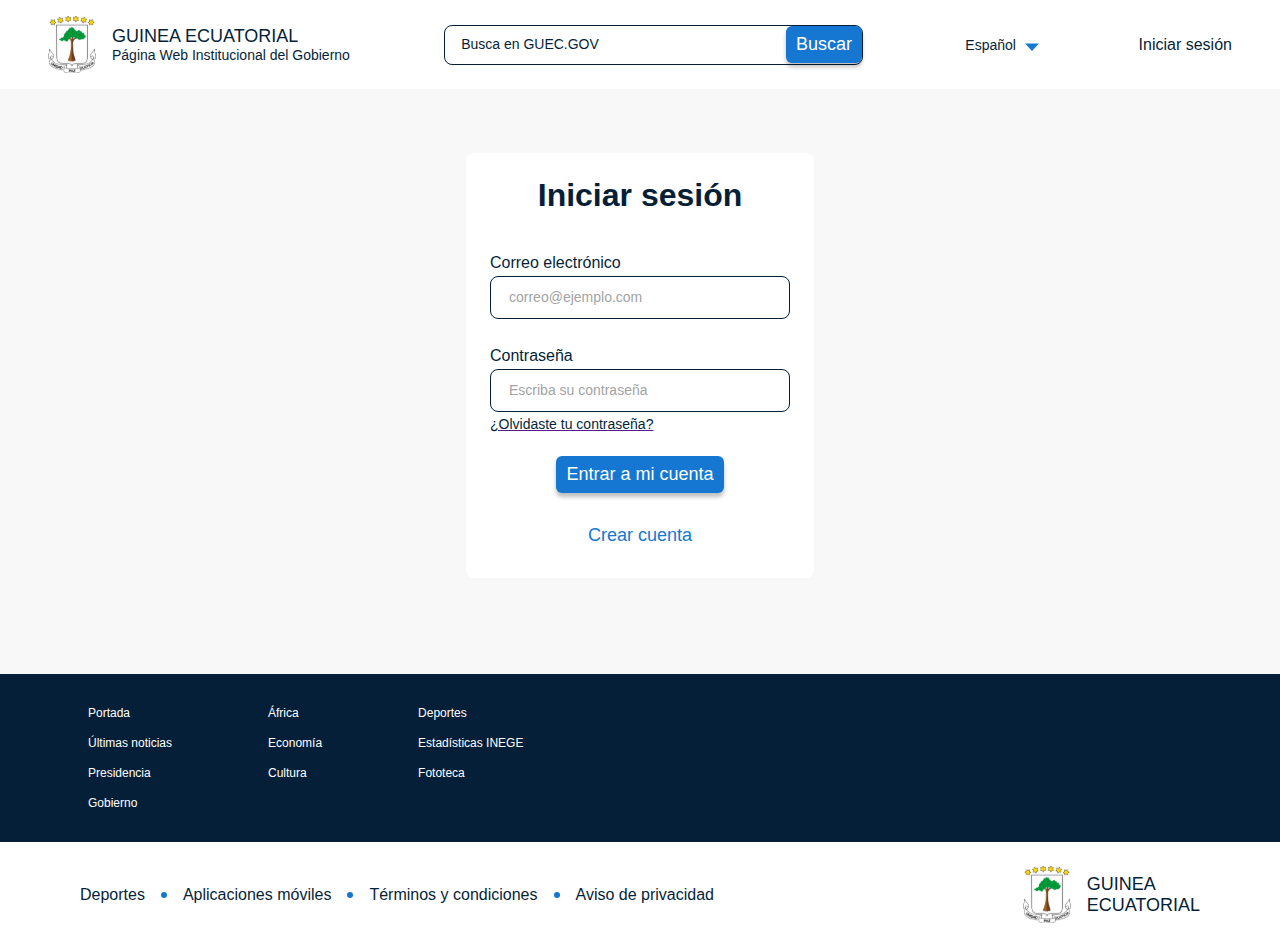
<file: Login/login.html>
<!DOCTYPE html>
<html lang="es">

<head>
    <meta charset="UTF-8">
    <meta http-equiv="X-UA-Compatible" content="IE=edge">
    <meta name="viewport" content="width=device-width, initial-scale=1.0">
    <link rel="stylesheet" href="../styles.css">
    <title>Login</title>
</head>

<body>
    <header>

        <div class="identity">
            <img src="../Assets/Images/logo.svg" alt="Logo GUINEA ECUATORIAL">
            <div>
                <h6>GUINEA ECUATORIAL</h6>
                <p class="p2">Página Web Institucional del Gobierno</p>
            </div>
        </div>

        <div class="search">
            <input class="input-search" type="search" placeholder="Busca en GUEC.GOV">
            <button class="primary-button">Buscar</button>
        </div>

        <div class="custom-select">
            <select name="Idioma" id="language">
                <option value="volvo">Español</option>
                <option value="saab">Francés</option>
                <option value="opel"> Portugués</option>
                <option value="audi">Fang</option>
                <option value="opel"> Bubi</option>
                <option value="audi">Annobonés</option>
            </select>
        </div>

        <a class="login" href=""">
            <p class=" login-button">Iniciar sesión</p>
        </a>
    </header>

    <div class="body">
        <div class="big-card">
            <h3>Iniciar sesión</h3>

            <div class="primary-input">
                <p>Correo electrónico</p>
                <div class="input-area">
                    <input type="email" name="email" placeholder="correo@ejemplo.com" autocomplete="on">
                </div>
            </div>

            <div class="primary-input">
                <p>Contraseña</p>
                <div class="input-area">
                    <input type="password" placeholder="Escriba su contraseña">
                </div>
                <a href=""">
                    <p class="p2 text-button">¿Olvidaste tu contraseña?</p>
                </a>
            </div>

            <div class="button-area">
                <button class="primary-button bottom-buttons">Entrar a mi cuenta</button>
                <button class="line-button bottom-buttons">Crear cuenta</button>
            </div>

        </div>

    </div>

    <footer>
        <div class="up">
            <div class="col">
                <a href="">
                    <p class="p-white">Portada</p>
                </a>
                <a href="">
                    <p class="p-white">Últimas noticias</p>
                </a>
                <a href="">
                    <p class="p-white">Presidencia</p>
                </a>
                <a href="">
                    <p class="p-white">Gobierno</p>
                </a>


            </div>

            <div class="col">
                <a href="">
                    <p class="p-white">África</p>
                </a>
                <a href="">
                    <p class="p-white">Economía</p>
                </a>
                <a href="">
                    <p class="p-white">Cultura</p>
                </a>

            </div>

            <div class="col">
                <a href="">
                    <p class="p-white">Deportes</p>
                </a>
                <a href="">
                    <p class="p-white">Estadísticas INEGE</p>
                </a>
                <a href="">
                    <p class="p-white">Fototeca</p>
                </a>

            </div>

        </div>

        <div class="down">

            <div class="text">
                <a href="">
                    <p>Deportes</p>
                </a>

                <div class="bullet"> </div>

                <a href="">
                    <p>Aplicaciones móviles </p>
                </a>

                <div class="bullet"> </div>

                <a href="">
                    <p>Términos y condiciones</p>
                </a>

                <div class="bullet"> </div>

                <a href="">
                    <p>Aviso de privacidad</p>
                </a>

            </div>

            <div class="image-footer">
                <img class="logo-footer" src="../Assets/Images/logo.svg" alt="Logo GUINEA ECUATORIAL">
                <div class="text">
                    <h6>GUINEA</h6>
                    <h6>ECUATORIAL</h6>
                </div>

            </div>

        </div>

    </footer>







</body>

</html>
</file>
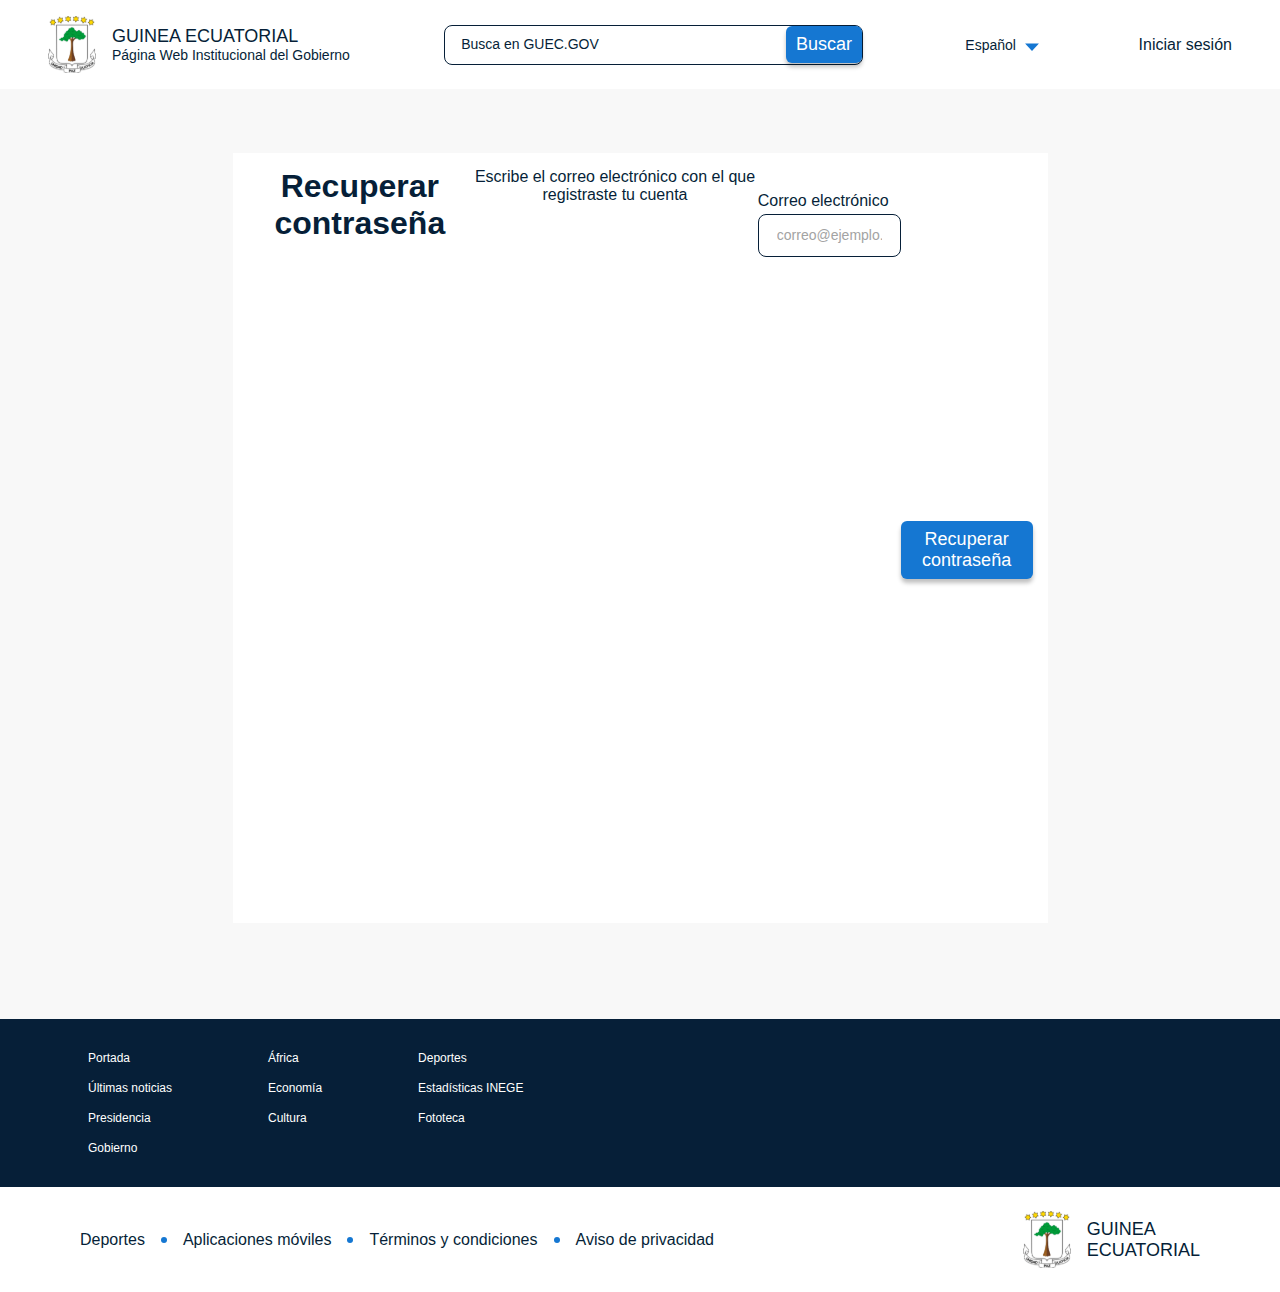
<file: Login/recuperacion-contraseña.html>
<!DOCTYPE html>
<html lang="es">

<head>
    <meta charset="UTF-8">
    <meta http-equiv="X-UA-Compatible" content="IE=edge">
    <meta name="viewport" content="width=device-width, initial-scale=1.0">
    <link rel="stylesheet" href="../styles.css">
    <title>Recuperar contraseña</title>
</head>

<body>
    <header>

        <div class="identity">
            <img src="../Assets/Images/logo.svg" alt="Logo GUINEA ECUATORIAL">
            <div>
                <h6>GUINEA ECUATORIAL</h6>
                <p class="p2">Página Web Institucional del Gobierno</p>
            </div>
        </div>

        <div class="search">
            <input class="input-search" type="text" placeholder="Busca en GUEC.GOV">
            <button class="primary-button">Buscar</button>
        </div>

        <div class="custom-select">
            <select name="Idioma" id="language">
                <option value="volvo">Español</option>
                <option value="saab">Francés</option>
                <option value="opel"> Portugués</option>
                <option value="audi">Fang</option>
                <option value="opel"> Bubi</option>
                <option value="audi">Annobonés</option>
            </select>
        </div>

        <a class="login" href=""">
            <p class=" login-button">Iniciar sesión</p>
        </a>
    </header>

    <div class="body">
        <div class="bigger-card">
            <h3>Recuperar contraseña</h3>
            <p>Escribe el correo electrónico con el que registraste tu cuenta</p> 
            <br>

            <div class="primary-input">
                <p>Correo electrónico</p>
                <div class="input-area">
                    <input type="email" placeholder="correo@ejemplo.com">
                </div>
            </div>

            <div class="button-area">
                <button class="primary-button bottom-buttons">Recuperar contraseña</button>
            </div>

        </div>

    </div>

    <footer>
        <div class="up">
            <div class="col">
                <a href="">
                    <p class="p-white">Portada</p>
                </a>
                <a href="">
                    <p class="p-white">Últimas noticias</p>
                </a>
                <a href="">
                    <p class="p-white">Presidencia</p>
                </a>
                <a href="">
                    <p class="p-white">Gobierno</p>
                </a>


            </div>

            <div class="col">
                <a href="">
                    <p class="p-white">África</p>
                </a>
                <a href="">
                    <p class="p-white">Economía</p>
                </a>
                <a href="">
                    <p class="p-white">Cultura</p>
                </a>

            </div>

            <div class="col">
                <a href="">
                    <p class="p-white">Deportes</p>
                </a>
                <a href="">
                    <p class="p-white">Estadísticas INEGE</p>
                </a>
                <a href="">
                    <p class="p-white">Fototeca</p>
                </a>

            </div>

        </div>

        <div class="down">

            <div class="text">
                <a href="">
                    <p>Deportes</p>
                </a>

                <div class="bullet"> </div>

                <a href="">
                    <p>Aplicaciones móviles </p>
                </a>

                <div class="bullet"> </div>

                <a href="">
                    <p>Términos y condiciones</p>
                </a>

                <div class="bullet"> </div>

                <a href="">
                    <p>Aviso de privacidad</p>
                </a>

            </div>

            <div class="image-footer">
                <img class="logo-footer" src="../Assets/Images/logo.svg" alt="Logo GUINEA ECUATORIAL">
                <div class="text">
                    <h6>GUINEA</h6>
                    <h6>ECUATORIAL</h6>
                </div>

            </div>

        </div>

    </footer>







</body>

</html>
</file>
<file: style.css>
nav{
    display: flex;
    width: 100%;
    justify-content: space-around;
    background: beige;
}
</file>
<file: styles.css>
/* ----------------------- Responisive ----------------------- */
* {
    
    box-sizing: border-box;
  }

/*  desktop: */
.col-1 {width: 8.33%;}
.col-2 {width: 16.66%;}
.col-3 {width: 25%;}
.col-4 {width: 33.33%;}
.col-5 {width: 41.66%;}
.col-6 {width: 50%;}
.col-7 {width: 58.33%;}
.col-8 {width: 66.66%;}
.col-9 {width: 75%;}
.col-10 {width: 83.33%;}
.col-11 {width: 91.66%;}
.col-12 {width: 100%;}



[class*="col-"] {
    float: left;
    padding: 0px;
    
  }

.row::after {
    content: "";
    clear: both;
    display: table;
}

body{
    background: #F8F8F8;
}


/* ----------------------- General ----------------------- */

:root{
    --primary-blue: #1577D2;
    --primary-dark: #061F38;
    --white-gray:#E8E8E8;
    --gray: #A3A3A3;
    --error: #FB4E4E;
    --warning: #F6A609;
    --succes: #1AB759;
    --dark: #25282B;
    --light-blue: #F2F9FF;
    --primary-soft: #90C3F4;
}

body{
    margin: 0px
}

/* ----------------------- Tipografía ----------------------- */

@import url('https://fonts.googleapis.com/css2?family=Montserrat:wght@400;500;600&display=swap');

h1,h2,h3,h4,h5,h6,p,ul,ol,li,label {
    font-family: 'Montserrat', sans-serif;
    color: var(--primary-dark);
    margin: 0px 0px 0px 0px;
    
}

h3{
    font-size: 32px;
    font-weight: 600;
    text-align: center;
    margin-bottom: 16px;

}

h4{
    font-size: 26px;
    font-weight: 500;
}

h5{
    font-weight: 600;
    font-size: 20px;
    line-height: 26px;
    margin-top: 1em;
    margin-bottom: .5em;
}

h6{
    font-size: 18px;
    font-weight: 500;
    
}

p,label{
    font-size: 16px;
    font-weight: 400;
}

.p-bold{
    font-size: 16px;
    font-weight: 600;
}

.p-medium{
    font-size: 16px;
    font-weight: 500;
}

.p2{
    font-size: 14px;
    font-weight: 400;
    
}

.p3{
    font-size: 16px;
    font-weight: 500;
    color: white;
}

.p3-blue{
    font-size: 16px;
    font-weight: 500;
    color: var(--primary-dark);
}

.p-white{
    font-size: 12px;
    font-weight: 400;
    color: white;
    margin: 8px;
    
}

.p-toast{
    font-size: 16px;
    font-weight: 400;
    color: white;
}

input::placeholder{
    font-family: 'Montserrat', sans-serif;
    color: var(--gray);
    font-size: 14px;
    font-weight: 400;
    border: none;
}

.cuerpo3{
    font-family: 'Montserrat', sans-serif;
    font-weight: 400;
    font-size: 0.75rem;
    line-height: 20px;
}


/* ----------------------- Botones ----------------------- */

.primary-button{
    background: var(--primary-blue);
    border-radius: 6px;
    color: white;
    font-family: 'Montserrat', sans-serif;
    font-size: 18px;
    font-weight: 500;
    padding: 8px 10px;
    border: none;
    box-shadow: 0px 4px 4px rgba(0, 0, 0, 0.25);
    text-decoration: none;
}



.action-buttons {
    flex: 50px;
    padding: 1em 5em 1em 5em;
    gap: 10px;
}

.primary-button-action{
    background: var(--primary-blue);
    border-radius: 6px;
    color: white;
    font-family: 'Montserrat', sans-serif;
    font-size: 18px;
    font-weight: 500;
    padding: 8px 10px;
    border: none;
    width: 250px;
    box-shadow: 0px 4px 4px rgba(0, 0, 0, 0.25);
}

.primary-button-action:hover{
    background-color: var(--primary-dark);
}

.primary-button-action:disabled{
    background: var(--gray);
}

.secundary-button{
    background: white;
    border-radius: 6px;
    color: var(--primary-blue);
    font-family: 'Montserrat', sans-serif;
    font-size: 18px;
    font-weight: 500;
    padding: 8px 10px;
    border: none;
    box-shadow: 0px 4px 4px rgba(0, 0, 0, 0.25);
    text-decoration: none;
}

.secondary-button-action{
    background: var(--white);
    border-radius: 6px;
    color: var(--primary-dark);
    font-family: 'Montserrat', sans-serif;
    font-size: 18px;
    font-weight: 500;
    padding: 8px 10px;
    border: none;
    width: 250px;
    box-shadow: 0px 4px 4px rgba(0, 0, 0, 0.25);
    margin-right: 32px;
}

.secondary-button-action:hover{
    background: var(--light-blue);
}


.primary-button:hover{
    background: var(--primary-dark);
}

.third-button{
    background: var(--primary-blue);
    border-radius: 6px;
    color: white;
    font-family: 'Montserrat', sans-serif;
    font-size: 18px;
    font-weight: 500;
    padding: 8px 80px;
    border: none;
    box-shadow: 0px 4px 4px rgba(0, 0, 0, 0.25);
}

.third-button:hover{
    background: var(--primary-dark);
}

.four-button{
    background: var(--primary-blue);
    border-radius: 6px;
    color: white;
    font-family: 'Montserrat', sans-serif;
    font-size: 18px;
    font-weight: 500;
    padding: 8px 80px;
    border: none;
    box-shadow: 0px 4px 4px rgba(0, 0, 0, 0.25);
}

.four-button:hover{
    background: var(--primary-dark);
}




.login{
    text-decoration: none;
}

.login-button:hover{
    color: var(--primary-blue);
}

.line-button{
    color: var(--primary-blue);
    font-family: 'Montserrat', sans-serif;
    font-size: 18px;
    font-weight: 500;
    padding: 8px 10px;
    border: none;
    background: none;

}

.line-button:hover{
    color: var(--primary-dark);
}

.text-button:hover{
    color: var(--primary-blue);
}

.button-text{
    font-family: 'Montserrat', sans-serif;
    padding: .5em .62em;
    color: var(--primary-blue);
    font-weight: 500;
    font-size: 1.125rem;
    transition: 200ms ease-out all;
}
.button-text:hover{
    color: var(--primary-dark);
}

/* ----------------------- Header ----------------------- */

header{
    background: white;
    display: flex;
    flex-direction: row;
    justify-content: space-between;
    align-items: center;
    padding: 16px 48px;

}
.identity{
    
    display: flex;
    flex-direction: row;
    align-items: center;
}

header .identity img{
    margin-right: 16px;
    background: white;
}

.search{
    border: 1px solid var(--primary-dark);
    width: 419px;
    height: 40px;
    border-radius: 8px;
    padding: 8px 0px 8px 16px;
    background-color: white;
    display: flex;
    flex-direction: row;
    align-items: center;
    justify-content: space-between;
   
}

.search:hover{
    background: var(--light-blue);
}




#language{
    -webkit-appearance: none;
    -moz-appearance: none;
    background: transparent;
    background-image: url(Assets/Images/Dropdown-close.svg);
    background-repeat: no-repeat;
    background-position-x: 100%;
    background-position-y: 5px;
    border: none;
    padding: 8px;
    font-family: 'Montserrat', sans-serif;
    color: var(--primary-dark);
    font-size: 14px;
    font-weight: 400;
    

  
}

#lnguage:active{
    border: none;
}


/* ----------------------- Card ----------------------- */

.body{
    display: flex;
    flex-direction: column;
    justify-content: center;
    align-items: center;
    padding: 16px 80px;
    min-width: 800px;
    margin-bottom: 32px;
}

.big-card{
    background: white;
    margin: 48px;
    padding: 24px;
    width: 348px;
    display: flex;
    flex-direction: column;
    border-radius: 8px;
    text-align:left;
}

.bigger-card{
    background: white;
    margin: 48px;
    padding: 15px;
    width: 815px;
    height: 770px;
    display: flex;
    flex-direction: row;
    border-radius: 0px;
    text-align:center;
}

.button-area{
    display: flex;
    flex-direction: column;
    justify-content: center;
    align-items: center;
}

/* ----------------------- Inputs ----------------------- */

input{
    border: none;
    background: none;
    width: 100%;
}

input:active{
    border: none;
    outline: none;
}

input:focus{
    border: none;
    outline: none;
}

input::placeholder{
    font-family: 'Montserrat', sans-serif;
    color: var(--gray);
    font-size: 14px;
    font-weight: 400;
}



input[type=text] {
    color: var(--gray);
}

.input-radio{
    border: none;
    background: none;
    width: 24px;
}


.input-medium{
    padding: 12px 16px;
    width: 317px;
    color: var(--gray);
    border: 1px solid var(--primary-dark);
    border-radius: 8px;
    margin: 4px 0px;
    
    
}

.input-small{
    padding: 12px 16px;
    width: 149px;
    color: var(--gray);
    border: 1px solid var(--primary-dark);
    border-radius: 8px;
    margin: 4px 0px;
    
    
}

.input-group{
    display: flex;
    align-items: flex-start;
    flex-direction: row;
    margin-top: 24px;

}



/* ----------------------- Input buscador header ----------------------- */

.search{
    border: 1px solid var(--primary-dark);
    width: 419px;
    height: 40px;
    border-radius: 8px;
    padding: 8px 0px 8px 16px;
    background-color: white;
    display: flex;
    flex-direction: row;
    align-items: center;
    justify-content: space-between;
   
}

.search:hover{
    background: var(--light-blue);
}

/* ----------------------- Input general ----------------------- */
 
/* texto+input */
.primary-input{
    display: flex;
    align-items: flex-start;
    flex-direction: column;
    margin-top: 24px;
}

.secundary-input{
    display: flex;
    align-items: flex-start;
    flex-direction: column;
    margin-top: 24px;

}

.input-area{
    padding: 12px 16px;
    width: 100%;
    border: 1px solid var(--primary-dark);
    border-radius: 8px;
    margin: 4px 0px;
    display: flex;
    align-items: center;
    justify-content: flex-start;
}

.input-area:hover{
    background: var(--light-blue);
    color: var(--primary-blue);
}

.input-area:focus{
    border: 1px solid var(--primary-blue);
}

.input-area:active{
    border: 1px solid var(--primary-blue);
}




.input-area{
    padding: 12px 16px;
    width: 100%;
    color: var(--gray);
    border: 1px solid var(--primary-dark);
    border-radius: 8px;
    margin: 4px 0px;
    
    
}

.input-medium{
    padding: 12px 16px;
    width: 240px;
    color: var(--gray);
    border: 1px solid var(--primary-dark);
    border-radius: 8px;
    margin: 4px 0px;
    
    
}


.input-group{
    display: flex;
    align-items: flex-start;
    flex-direction: row;
    margin-top: 24px;

}


/* ----------------------- Input buscador ----------------------- */

.input-search::placeholder{
    font-family: 'Montserrat', sans-serif;
    color: var(--primary-dark);
    font-size: 14px;
    font-weight: 400;
    border: none;
}

.input-search{
    border: none;
    padding: 0px 16px 0px 0px;
    width: 100%;
    background: transparent;
}

.input-search:focus{
    background: transparent;
    outline: none;
}

.input-search:active{
    border: none;
    outline: none;
}



/* ----------------------- Botones card ----------------------- */

.bottom-buttons{
    margin-top: 24px;
}


/* ----------------------- Title area ----------------------- */

.title-area{
    
    padding: 40px 0px;
    background: var(--primary-dark);
    display: flex;
    flex-direction: column;
    justify-content: center;
    align-items: center;
    margin-bottom: 32px;
    
}
.title-area h4{
    color: white;
    margin-bottom: 16px;
}


/* ----------------------- Buscador listado ----------------------- */

.search-list{
    border: 1px solid var(--primary-dark);
    width: 318px;
    height: 40px;
    border-radius: 8px;
    padding: 8px 0px 8px 16px;
    background-color: white;
    display: flex;
    flex-direction: row;
    align-items: center;
    justify-content: space-between;
    margin: 0px 0px 24px 0px;
   
}

/* ----------------------- Filtro de tabla ----------------------- */

.table-filter{
    background: var(--primary-soft) ;
    border-radius: 10px 10px 0px 0px;
    width: 100%;
    height: 66px;
    margin-bottom: -23px;
    display: flex;
    justify-content: flex-end;
    
}

.select-filter{
    width: 252px;
    height: 42px;
    background: white;
    border: 1px solid var(--primary-dark);
    border-radius: 8px;
    padding: 4px 8px;
}

.select-selected {
    background-color: white;
 
  }
#filter{
    width: 100%;
    -webkit-appearance: none;
    -moz-appearance: none;
    background: transparent;
    background-image: url(Assets/Images/chevron-down.svg);
    background-repeat: no-repeat;
    background-position-x: 100%;
    background-position-y: 5px;
    border: none;
    padding: 8px;
    font-family: 'Montserrat', sans-serif;
    color: var(--primary-dark);
    font-size: 14px;
    font-weight: 400;
}

#lnguage:active{
    border: none;
}



/* ----------------------- tabla ----------------------- */

.list{
    border-radius: 10px;
    overflow: hidden;
    width: 100%;
    margin-bottom: 32px;
    
}

table {
    border-spacing: 0px;
    border-collapse: collapse;
    width: 100%;
    
}


td, th{
    padding: 8px;
    text-align: left;    
}

.tr-top{
    background: var(--primary-blue);
    box-shadow: 0px -3px 4px rgba(0, 0, 0, 0.25);
    border-radius: 10px 10px 0px 0px;
}

thead{
    border-radius: 10px 10px 0px 0px;
}

th{
    
    font-family: 'Montserrat', sans-serif;
    font-size: 20px;
    font-weight: 600;
    color: white;
    height: 45px;
}

.first-th{
    padding-left: 24px;
}





td{
    
    font-family: 'Montserrat', sans-serif;
    font-size: 16px;
    font-weight: 400;
    padding: 32px 8px;
}

.td-2{
    display: flex;
    flex-direction: row;
    justify-content: flex-start;
    align-items: center;

}

tbody tr{
    border-bottom: 1px solid var(--gray);
    color: var(--primary-dark);
}

tbody tr:nth-child(odd) {
    background: rgba(244, 244, 244, 0.15);
    
  }

tbody tr:nth-child(1) {
    background: var(--white);
    color: var(--primary-dark);
}



.td-shore{
    margin: 16px;
    padding:24px;

}

.td-select{
    margin: 16px;
    padding:0px 0px 0px 30px;
 
}

.location-img{
    margin: 0px 24px 0px 16px;
}

/* ----------------------- Detalle de centro de vacunación ----------------------- */
.detalle-centros-vac{
    display: flex;
    justify-content: space-between;
    margin: 2.6em 5em;
}
.informacion-del-centro{
    width: 50vw;
}
.informacion-del-centro div{
    margin-bottom: 2.6em;
}
.informacion-del-centro div h4{
    margin-bottom: .25em;
}
.informacion-del-centro div p{
    line-height: 1.5em;
}
.informacion-del-centro div ul{
    margin: 1em 0;
}
.informacion-del-centro div li{
    margin-bottom: .4em;
}
.mapa-centro-vac{
    display: flex;
    justify-content: flex-end;
    width: 50vw;
}
.mapa-cv {
    width: 95%;
    height: 500px;
    border: 0;
}

/* ----------------------- Información COVID ----------------------- */
.preguntas-vac, .map{
    margin: 2.6em 5em;
}
.informacion-vac div h4, .map div h4{
    margin-bottom: .25em;
}
.informacion-vac div p{
    line-height: 1.5em;
}
.informacion-vac div ul{
    margin: 1em 0;
}
.informacion-vac div li{
    margin-bottom: .4em;
}
.map{
    position: relative;
}

/* ----------------------- Hotspot ----------------------- */

.marker {
    position: absolute;
    z-index: 1;
    display: inline-block;
    transition: all 300ms;
  }
  
  .marker1 {
    left: 639px;
    top: 251px;
  }

/* ----------------------- Card popup ----------------------- */

.map-popup p{
    margin-bottom: .5em;
    text-align: center;
    color: var(--dark);
}

.map-popup .p2{
    color: var(--primary-dark);
}
.map-popup {
    position: absolute;
    left: 798px;
    top: 277px;
    width: 13.8em;
    height: auto;
    padding: 1em 1em 1.6em 1em;
    background: #ffffff;
    text-align: center;
    border-radius: .4em;
    transition: all 300ms ease-in;
    transform: translate(-50%,-50%);
    box-shadow: 0 0 24px rgba(0,0,0,0.22);
    opacity: 0;
    visibility: hidden;
    
}
.map-popup:before {
    content: "";
    position: absolute;
    top: 50%;
    left: -15px;
    margin-top: -16px;
    width: 0;
    height: 0;
    border-style: solid;
    border-width: 16px 16px 16px 0;
    border-color: transparent #fff transparent transparent;
  }
  .map-popup.open {
    opacity: 1;
    visibility: visible;
  }
  .map-popup .primary-button{
      cursor:pointer;
  }
/* ----------------------- Toast ----------------------- */

#snackbar {
    visibility: hidden; 
    min-width: 649px; 
    margin-left: -300px;
    background-color: var(--succes); 
    color: white; 
    font-family: 'Montserrat', sans-serif;
    font-size: 16px;
    font-weight: 400;
    text-align: left; 
    border-radius: 0px 0px 16px 16px; 
    padding: 24px; 
    position: fixed; 
    z-index: 1; 
    left: 50%; 
    top: 90px; 
    display: flex;
    flex-direction: row;
  
}

.icon-toast{
    margin-right: 24px;
}


#snackbar.show {
    visibility: visible; 
    -webkit-animation: fadein 0.5s, fadeout 0.5s 2.5s;
    animation: fadein 0.5s, fadeout 0.5s 2.5s;
  }
  
  /* Animación toast */
  @-webkit-keyframes fadein {
    from {bottom: 0; opacity: 0;}
    to {top: 90px; opacity: 1;}
  }
  
  @keyframes fadein {
    from {top: 0; opacity: 0;}
    to {top: 90px; opacity: 1;}
  }
  
  @-webkit-keyframes fadeout {
    from {top: 90px; opacity: 1;}
    to {top: 0; opacity: 0;}
  }
  
  @keyframes fadeout {
    from {top: 90px; opacity: 1;}
    to {top: 0; opacity: 0;}
  }



/* ----------------------- Modal ----------------------- */

.modal-nhp{
    padding: 48px 40px;
    background: white;
    border: 1px solid var(--primary-dark);
    border-radius: 8px;
    display: flex;
    flex-direction: column;
    justify-content: center;
    align-items: center;
    width: 420px;
    margin: 0px 0px 40px 0px;
}

.nhp-image{
    width: 106px;
    height: 106px;
    margin-bottom: 40px;
    
}


/* ----------------------- Intro area ----------------------- */

.intro-area{
    display: flex;
    flex-direction: column;
    justify-content: flex-start;
    width: 100%;

}

.intro-area ol{
    margin-top: 24px;
    margin-bottom: 24px;
    
}

.resumen{
    margin-top: 24px;
}

.resumen .info{
    display: flex;
    flex-direction: row;
    align-items: center;
    padding: 0px;
    margin-top: 16px;
    height: 24px;

}



.resumen .info .p-medium{
    margin: 0rem .5rem;
}

.resumen{
    margin-bottom: 24px;
}



/* ----------------------- Formulario ----------------------- */

form{
    width: 100%;
}

.form-area{
    display: flex;
    flex-direction: column;
    justify-content: flex-start;
    width: 100%;
}

.form-section .primary-input .input-area{
    width: 292px;
    margin-right: 24px;
}

.form-section{
    display: flex;
    flex-wrap: wrap;
}

.options{
    display: flex;
    flex-direction: row;
    margin: 8px 24px 8px 0px;
}

.radio-buttons{
    display: flex;
    flex-direction: row;
    margin: 8px 24px 8px 0px;
    width: 292px;
}

.section{
    margin: 24px 0px;
}

.divider{
    width: 100%;
    height: 1px;
    background: var(--primary-dark);
}

.form-section .secundary-input .input-area{
    width: 133px;
    margin-right: 24px;
}

/* ----------------------- Cita ----------------------- */

.fecha-hora{
    margin: 24px 0px;

}

/* ----------------------- Footer ----------------------- */

footer .up{
    background: var(--primary-dark);
    padding: 24px 80px;
    

}

footer .down{
    background: white;
    padding: 24px 80px;
}

.col{
    display: flex;
    flex-direction: column;
    margin-right: 80px;

}

.col a{
    text-decoration: none;
}

.col a:hover{
    text-decoration: underline white;
}

.bullet{
    width: 6px;
    height: 6px;
    border-radius: 16px;
    background-color: var(--primary-blue);
    margin: 0px 16px;
}

.up{
    display: flex;
    flex-direction: row;
}

.text{
    display: flex;
    flex-direction: row;
    align-items: center;
}

.text a{
    text-decoration: none;
}

.text a:hover{
    text-decoration: underline;
}

.down{
    display: flex;
    flex-direction: row;
    justify-content: space-between;

}

.image-footer{
    display: flex;
    flex-direction: row;

}

.logo-footer{
    margin-right: 16px;
}

.image-footer .text{
    display: flex;
    flex-direction: column;
    justify-content: center;
    align-items: flex-start;
}

.image-footer .text{
    text-align: left;
}

/*---------------------Separation Line------------------------*/

.line {
    border: 0;
    clear:both;
    display:block;
    width: 96%;
    color: #FFFF00;
    height: 1px;
}

hr {
    width: 86%;
    margin-left: 80px;
    margin-right: 80px;
}


/*--------------------------Info-------------------------------*/

.info{
padding: 0px 80px;
margin-top: 24px;
}



/* ----------------------- Detalle del comprobante de vacunación ----------------------- */

.wide-details {
    background: white;
    margin: 48px;
    padding: 60px;
    width: 815px;
    display: flex;
    flex-direction: column;
    border-radius: 8px;
    text-align:left;
}

.inner-logo {
    width: 4em;
    height: auto;
    margin-right: 16px;
}

.qr-code-img {
    width: 10em;
    height: auto;
    margin-right: 0px;
}

.textinfo-datosvacuna {
    display: flex;
    margin-bottom: 1em;
}

.textinfo-datosvacunado {
    display: flex;
    margin-bottom: 1em;
}

p .textinfo-datosvacuna {
    padding-top: 1em;
    line-height: 24px;
}

p .textinfo-datosvacunado {
    padding-top: 1em;
    line-height: 24px;
}

.textinfo-comprobante-left {
    flex: 50%;
    padding: 10px 0px;
}

.textinfo-comprobante-right {
    flex: 50%;
    padding: 10px 0px;
}
</file>
